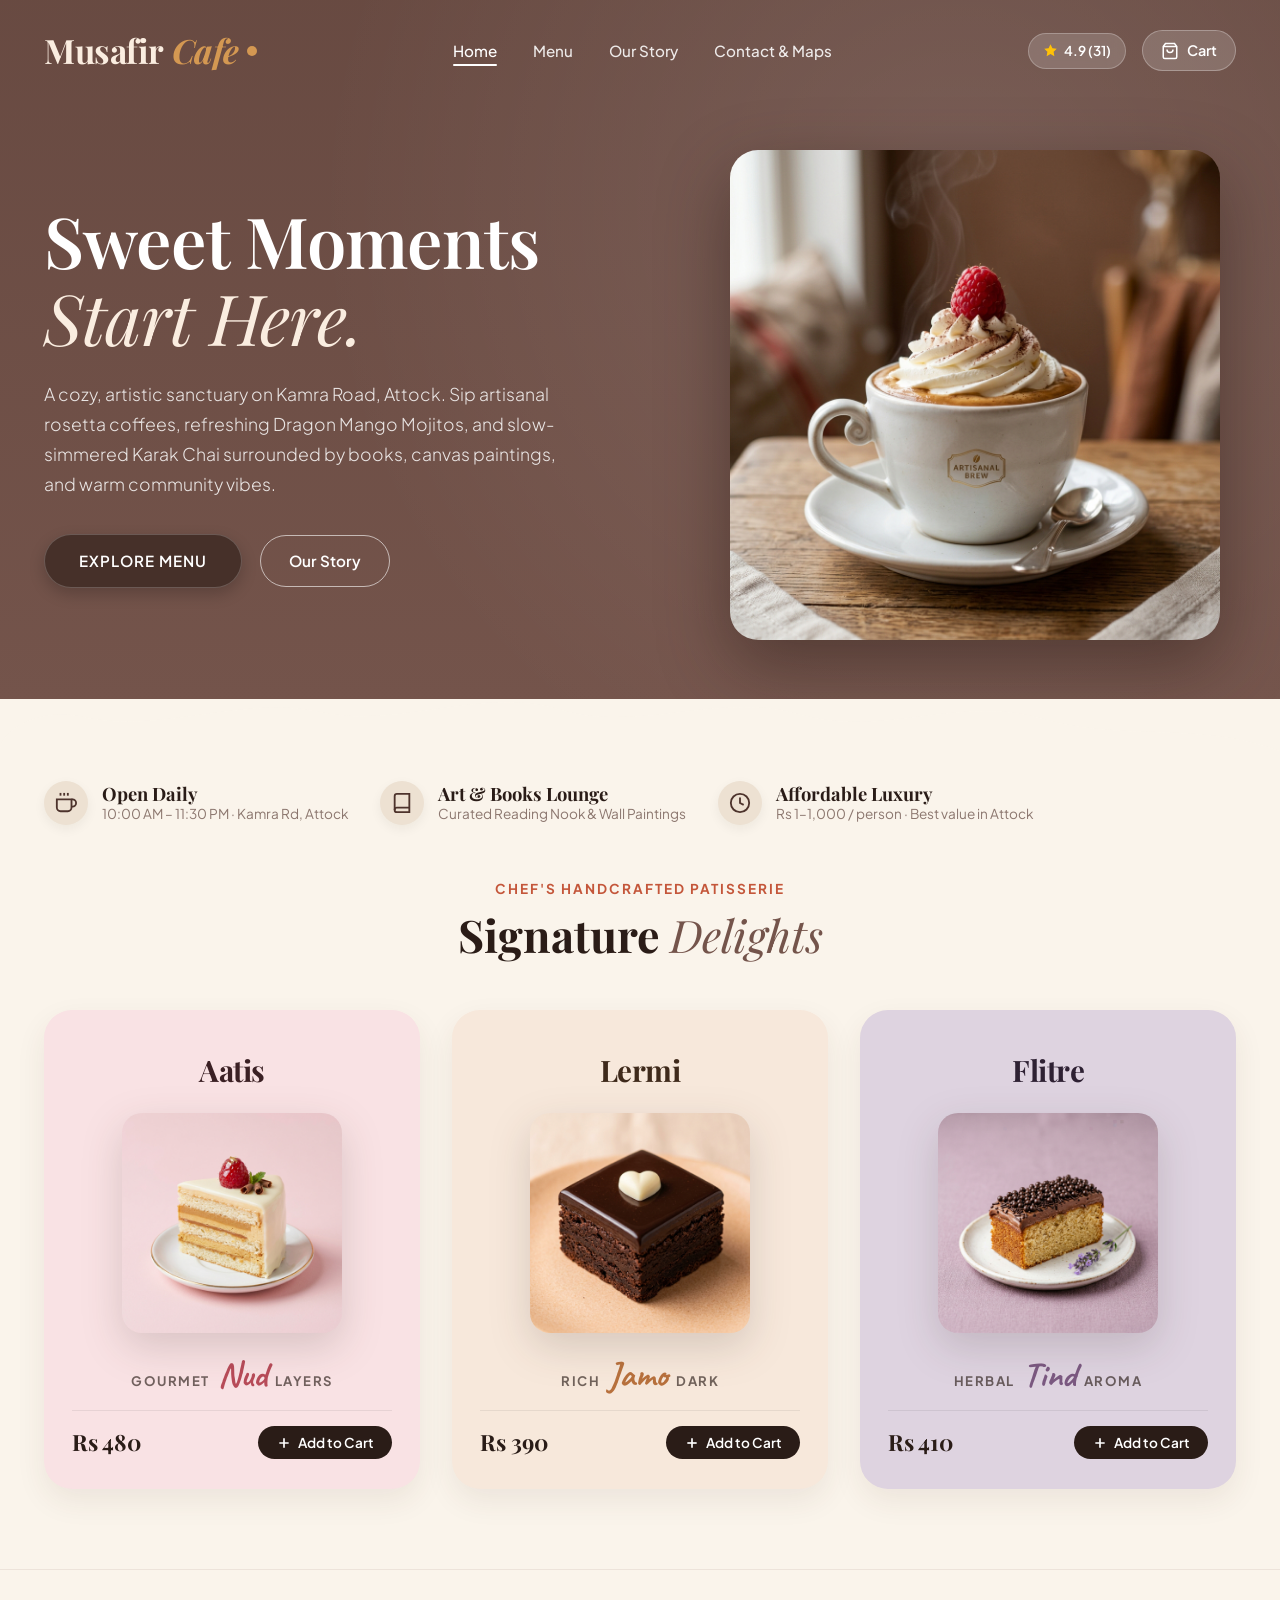
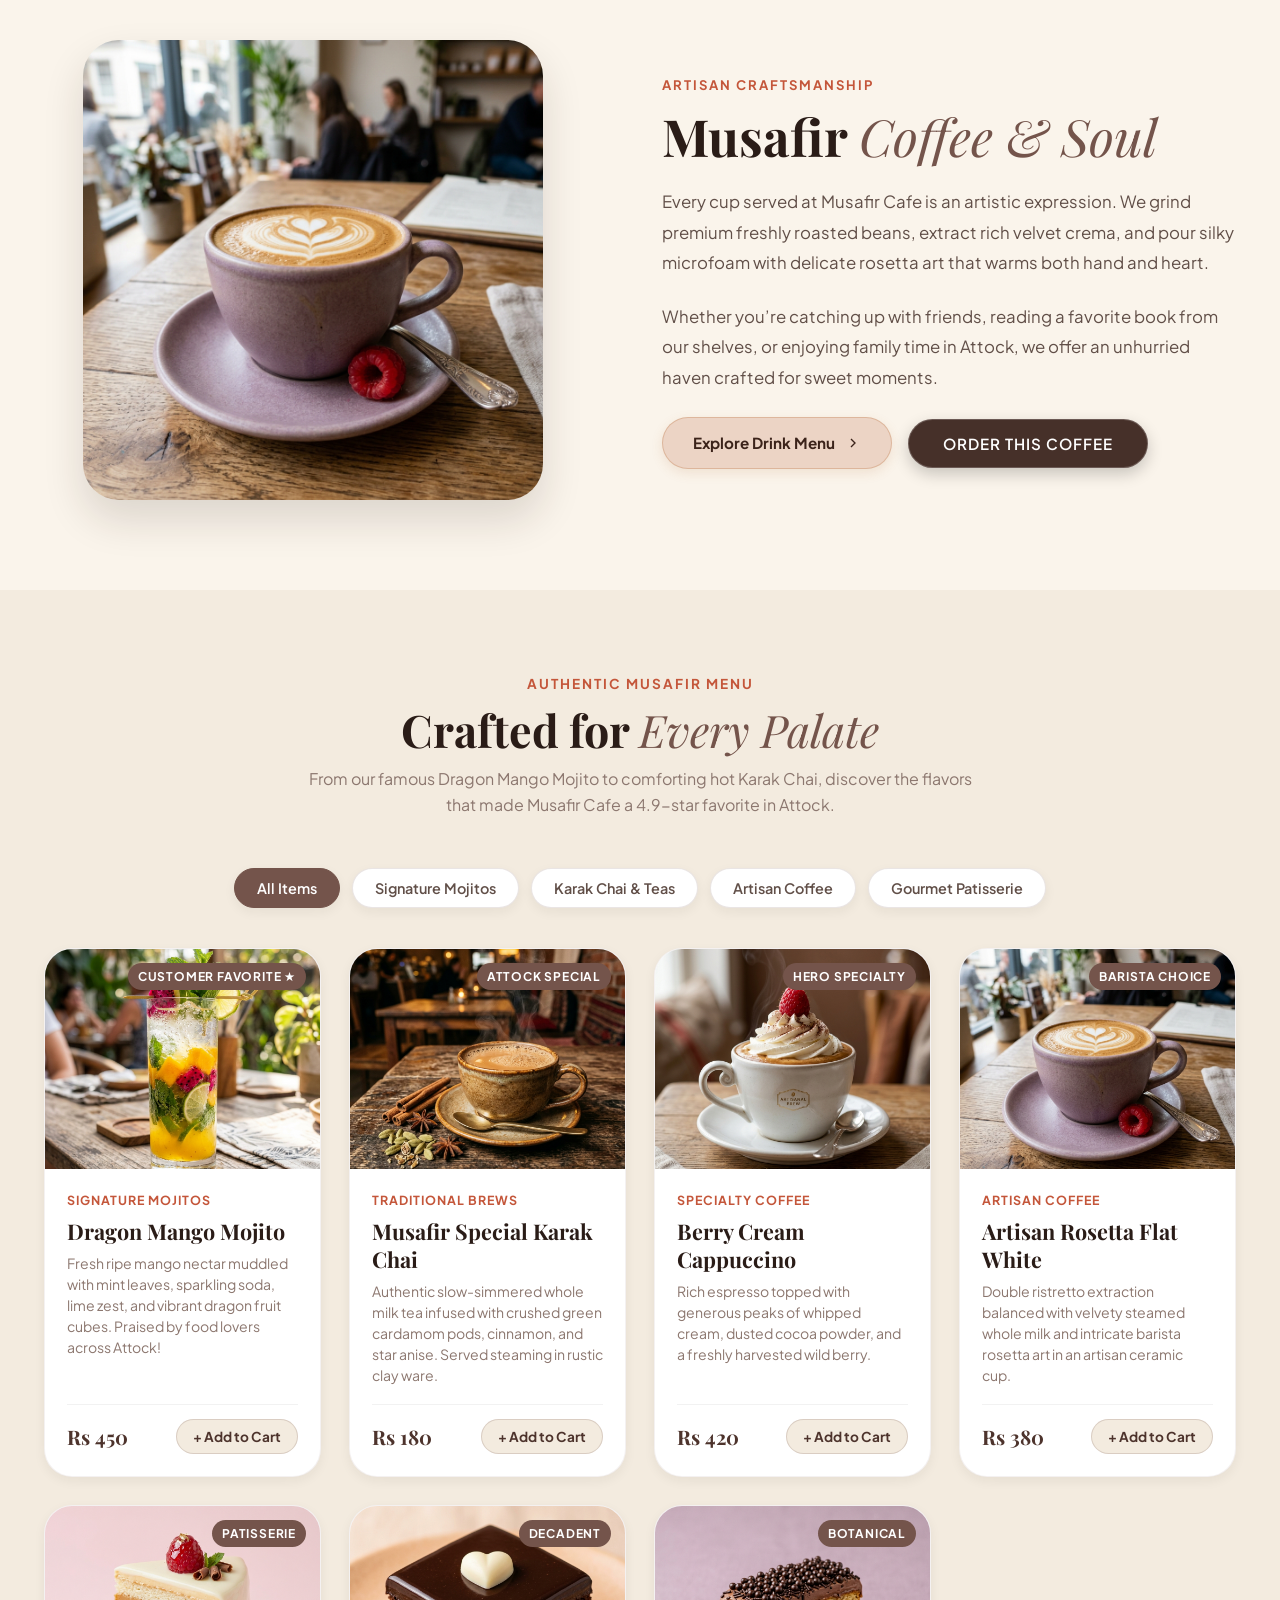
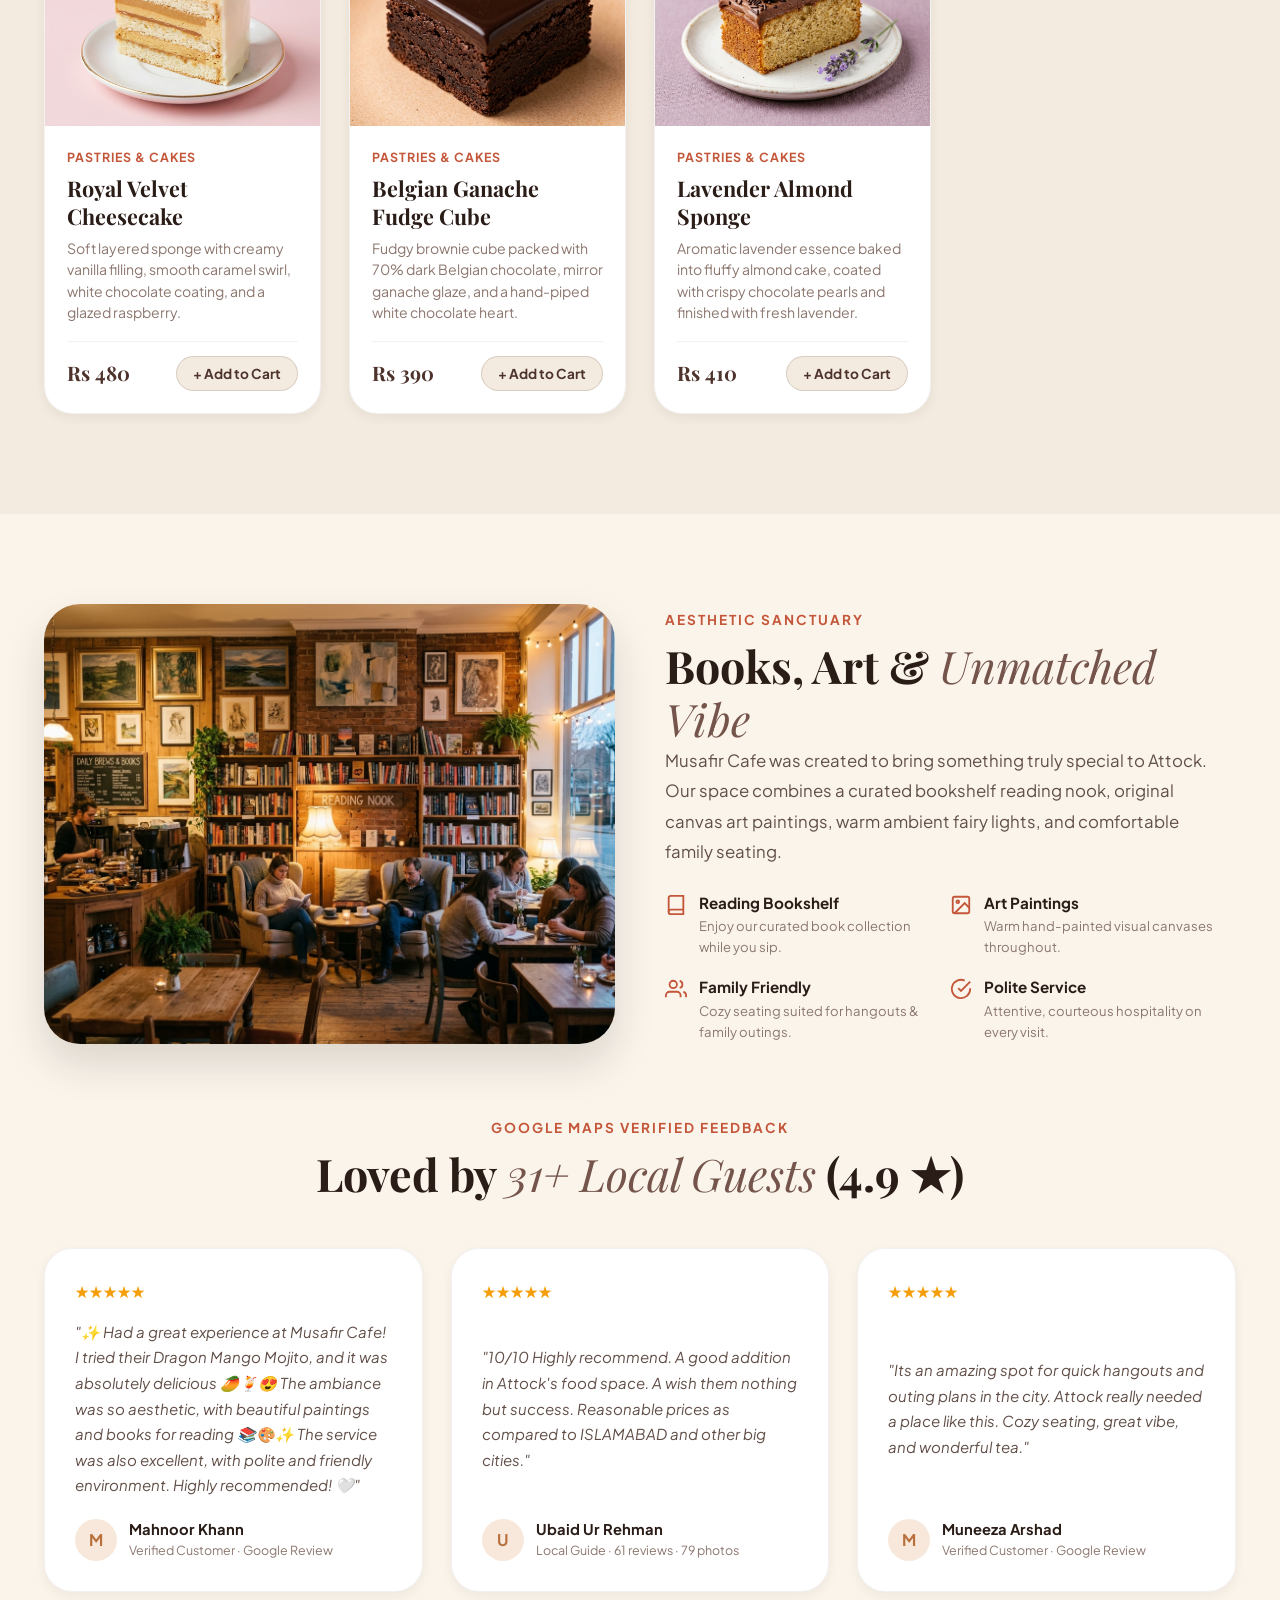
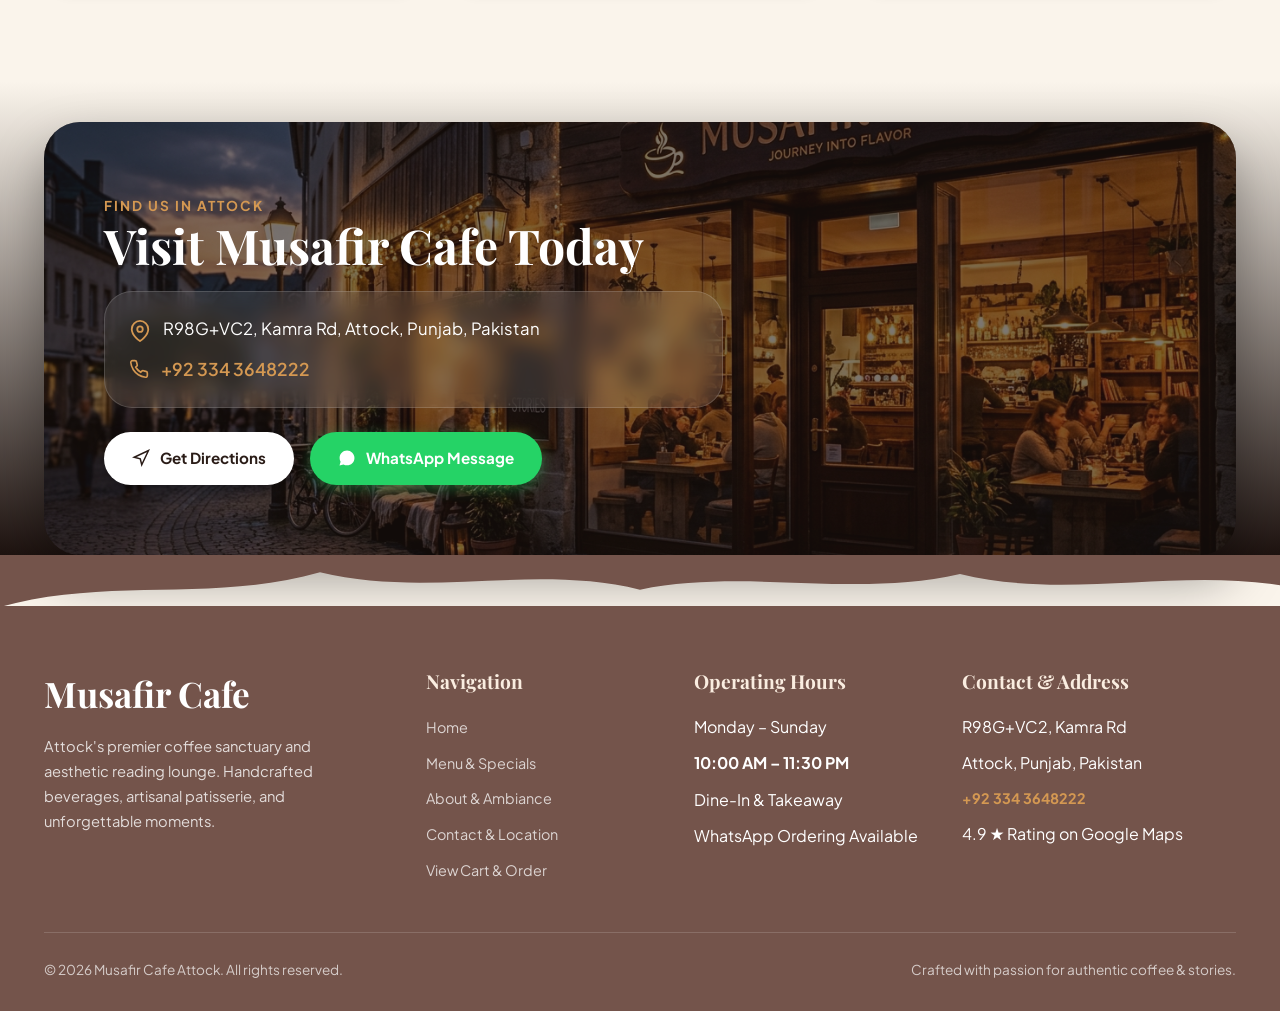
<file: index.html>
<!DOCTYPE html>
<html lang="en">
<head>
  <meta charset="UTF-8">
  <meta name="viewport" content="width=device-width, initial-scale=1.0">
  <title>Musafir Cafe | Sweet Moments Start Here | Attock, Pakistan</title>
  <meta name="description" content="Musafir Cafe in Attock, Pakistan. Premium coffee, Dragon Mango Mojito, authentic Karak Chai, gourmet patisserie, and an aesthetic art & reading lounge.">
  <link rel="stylesheet" href="./style.css">
</head>
<body>

  <!-- Top Navigation Header -->
  <header class="site-header" id="navbar">
    <div class="container header-inner">
      <a href="index.html" class="site-logo">
        Musafir<span>Cafe</span>
        <span class="logo-bean"></span>
      </a>

      <nav>
        <ul class="nav-links">
          <li><a href="index.html" class="nav-link active">Home</a></li>
          <li><a href="#menu-section" class="nav-link">Menu</a></li>
          <li><a href="about.html" class="nav-link">Our Story</a></li>
          <li><a href="contact.html" class="nav-link">Contact & Maps</a></li>
        </ul>
      </nav>

      <div class="header-actions">
        <div class="rating-pill" title="4.9 Stars on Google Maps from 31 reviews">
          <svg width="15" height="15" viewBox="0 0 24 24" fill="currentColor">
            <polygon points="12 2 15.09 8.26 22 9.27 17 14.14 18.18 21.02 12 17.77 5.82 21.02 7 14.14 2 9.27 8.91 8.26 12 2"></polygon>
          </svg>
          <span>4.9 (31)</span>
        </div>

        <a href="add-to-cart.html" class="cart-btn" aria-label="View Shopping Cart">
          <svg width="18" height="18" viewBox="0 0 24 24" fill="none" stroke="currentColor" stroke-width="2">
            <path d="M6 2L3 6v14a2 2 0 0 0 2 2h14a2 2 0 0 0 2-2V6l-3-4z"></path>
            <line x1="3" y1="6" x2="21" y2="6"></line>
            <path d="M16 10a4 4 0 0 1-8 0"></path>
          </svg>
          <span class="cart-label">Cart</span>
          <span class="cart-badge" style="display:none;">0</span>
        </a>

        <button class="mobile-toggle" aria-label="Toggle Menu">
          <svg width="24" height="24" viewBox="0 0 24 24" fill="none" stroke="currentColor" stroke-width="2">
            <line x1="3" y1="12" x2="21" y2="12"></line>
            <line x1="3" y1="6" x2="21" y2="6"></line>
            <line x1="3" y1="18" x2="21" y2="18"></line>
          </svg>
        </button>
      </div>
    </div>
  </header>

  <!-- Hero Section (Reconstructing Reference Screenshot) -->
  <section class="hero-section">
    <div class="container hero-grid">
      <div class="hero-content">
        <h1 class="hero-headline">
          Sweet Moments<br>
          <em>Start Here.</em>
        </h1>
        <p class="hero-description">
          A cozy, artistic sanctuary on Kamra Road, Attock. Sip artisanal rosetta coffees, refreshing Dragon Mango Mojitos, and slow-simmered Karak Chai surrounded by books, canvas paintings, and warm community vibes.
        </p>
        <div class="hero-buttons">
          <a href="#menu-section" class="btn-pill-dark">Explore Menu</a>
          <a href="about.html" class="btn-pill-outline">Our Story</a>
        </div>
      </div>

      <div class="hero-visual">
        <div class="cup-wrapper">
          <!-- Rising Animated Steam Particles -->
          <div class="steam-container">
            <div class="steam-particle"></div>
            <div class="steam-particle"></div>
            <div class="steam-particle"></div>
          </div>
          <img src="./assets/hero-coffee.jpg" alt="Artisanal Whipped Cream Cappuccino with Wild Berry" class="cup-img">
        </div>
      </div>
    </div>
  </section>

  <!-- Organic Torn Deckle Paper Edge Divider (Separating Hero & Cream Body) -->
  <div class="torn-divider torn-divider--hero">
    <svg viewBox="0 0 1440 60" preserveAspectRatio="none">
      <path d="M0,0 C90,35 180,10 270,38 C360,65 450,15 540,42 C630,70 720,20 810,48 C900,75 990,25 1080,45 C1170,65 1260,18 1350,40 C1395,50 1440,25 1440,0 L1440,60 L0,60 Z"></path>
    </svg>
  </div>

  <!-- Micro Features Bar (Below Hero in Reference) -->
  <section class="hero-features-bar">
    <div class="container">
      <div class="features-chips">
        <div class="feature-chip">
          <div class="chip-icon">
            <svg width="22" height="22" viewBox="0 0 24 24" fill="none" stroke="currentColor" stroke-width="2">
              <path d="M18 8h1a4 4 0 0 1 0 8h-1"></path>
              <path d="M2 8h16v9a4 4 0 0 1-4 4H6a4 4 0 0 1-4-4V8z"></path>
              <line x1="6" y1="1" x2="6" y2="4"></line>
              <line x1="10" y1="1" x2="10" y2="4"></line>
              <line x1="14" y1="1" x2="14" y2="4"></line>
            </svg>
          </div>
          <div class="chip-info">
            <h4>Open Daily</h4>
            <p>10:00 AM – 11:30 PM · Kamra Rd, Attock</p>
          </div>
        </div>

        <div class="feature-chip">
          <div class="chip-icon">
            <svg width="22" height="22" viewBox="0 0 24 24" fill="none" stroke="currentColor" stroke-width="2">
              <path d="M4 19.5A2.5 2.5 0 0 1 6.5 17H20"></path>
              <path d="M6.5 2H20v20H6.5A2.5 2.5 0 0 1 4 19.5v-15A2.5 2.5 0 0 1 6.5 2z"></path>
            </svg>
          </div>
          <div class="chip-info">
            <h4>Art & Books Lounge</h4>
            <p>Curated Reading Nook & Wall Paintings</p>
          </div>
        </div>

        <div class="feature-chip">
          <div class="chip-icon">
            <svg width="22" height="22" viewBox="0 0 24 24" fill="none" stroke="currentColor" stroke-width="2">
              <circle cx="12" cy="12" r="10"></circle>
              <polyline points="12 6 12 12 16 14"></polyline>
            </svg>
          </div>
          <div class="chip-info">
            <h4>Affordable Luxury</h4>
            <p>Rs 1–1,000 / person · Best value in Attock</p>
          </div>
        </div>
      </div>
    </div>
  </section>

  <!-- Signature Pastel Cards Section (Matching Card 1, 2, 3 in Reference) -->
  <section class="delights-section">
    <div class="container">
      <div class="section-title-wrap">
        <span class="section-tag">Chef's Handcrafted Patisserie</span>
        <h2 class="section-title">Signature <em>Delights</em></h2>
      </div>

      <div class="cards-grid">
        <!-- Card 1: Soft Rose (Aatis / Royal Velvet Layered Cheesecake) -->
        <div class="pastel-card pastel-card--rose">
          <h3 class="card-title">Aatis</h3>
          <div class="card-visual-wrap">
            <img src="./assets/card-cheesecake.jpg" alt="Aatis Royal Velvet Layered Cheesecake">
          </div>
          <div class="card-footer-decor">
            <span class="card-category">Gourmet</span>
            <span class="card-script">Nud</span>
            <span class="card-category">Layers</span>
          </div>
          <div class="card-bottom-bar">
            <span class="card-price">Rs 480</span>
            <button class="card-add-btn" onclick="addToCart('card-cheesecake', 1)">
              <svg width="16" height="16" viewBox="0 0 24 24" fill="none" stroke="currentColor" stroke-width="2.5">
                <line x1="12" y1="5" x2="12" y2="19"></line>
                <line x1="5" y1="12" x2="19" y2="12"></line>
              </svg>
              <span>Add to Cart</span>
            </button>
          </div>
        </div>

        <!-- Card 2: Warm Peach (Lermi / Belgian Dark Ganache Fudge Cube) -->
        <div class="pastel-card pastel-card--peach">
          <h3 class="card-title">Lermi</h3>
          <div class="card-visual-wrap">
            <img src="./assets/card-fudge.jpg" alt="Lermi Belgian Dark Ganache Fudge Cube">
          </div>
          <div class="card-footer-decor">
            <span class="card-category">Rich</span>
            <span class="card-script">Jamo</span>
            <span class="card-category">Dark</span>
          </div>
          <div class="card-bottom-bar">
            <span class="card-price">Rs 390</span>
            <button class="card-add-btn" onclick="addToCart('card-fudge', 1)">
              <svg width="16" height="16" viewBox="0 0 24 24" fill="none" stroke="currentColor" stroke-width="2.5">
                <line x1="12" y1="5" x2="12" y2="19"></line>
                <line x1="5" y1="12" x2="19" y2="12"></line>
              </svg>
              <span>Add to Cart</span>
            </button>
          </div>
        </div>

        <!-- Card 3: Lavender Mist (Flitre / Lavender Almond Sponge Pastry) -->
        <div class="pastel-card pastel-card--lavender">
          <h3 class="card-title">Flitre</h3>
          <div class="card-visual-wrap">
            <img src="./assets/card-lavender.jpg" alt="Flitre Lavender Almond Sponge Pastry">
          </div>
          <div class="card-footer-decor">
            <span class="card-category">Herbal</span>
            <span class="card-script">Tind</span>
            <span class="card-category">Aroma</span>
          </div>
          <div class="card-bottom-bar">
            <span class="card-price">Rs 410</span>
            <button class="card-add-btn" onclick="addToCart('card-lavender', 1)">
              <svg width="16" height="16" viewBox="0 0 24 24" fill="none" stroke="currentColor" stroke-width="2.5">
                <line x1="12" y1="5" x2="12" y2="19"></line>
                <line x1="5" y1="12" x2="19" y2="12"></line>
              </svg>
              <span>Add to Cart</span>
            </button>
          </div>
        </div>
      </div>
    </div>
  </section>

  <!-- Showcase Section (Reconstructing Lilac Mug & Narrative Split Layout) -->
  <section class="showcase-section">
    <div class="container showcase-grid">
      <div class="showcase-visual">
        <div class="showcase-img-wrap">
          <img src="./assets/showcase-latte.jpg" alt="Artisan Rosetta Flat White in Lilac Ceramic with Fresh Wild Berry">
        </div>
      </div>

      <div class="showcase-content">
        <span class="showcase-badge">Artisan Craftsmanship</span>
        <h2 class="showcase-heading">
          Musafir <span>Coffee & Soul</span>
        </h2>
        <p class="showcase-body">
          Every cup served at Musafir Cafe is an artistic expression. We grind premium freshly roasted beans, extract rich velvet crema, and pour silky microfoam with delicate rosetta art that warms both hand and heart.
        </p>
        <p class="showcase-body">
          Whether you’re catching up with friends, reading a favorite book from our shelves, or enjoying family time in Attock, we offer an unhurried haven crafted for sweet moments.
        </p>
        <div class="showcase-actions">
          <a href="#menu-section" class="btn-pill-peach">
            <span>Explore Drink Menu</span>
            <svg width="16" height="16" viewBox="0 0 24 24" fill="none" stroke="currentColor" stroke-width="2">
              <polyline points="9 18 15 12 9 6"></polyline>
            </svg>
          </a>
          <button class="btn-pill-dark" onclick="addToCart('coffee-showcase', 1)">Order This Coffee</button>
        </div>
      </div>
    </div>
  </section>

  <!-- Complete Menu & Ordering Catalog (Featuring Dragon Mango Mojito & Karak Chai) -->
  <section class="menu-catalog-section" id="menu-section">
    <div class="container">
      <div class="catalog-header">
        <span class="section-tag">Authentic Musafir Menu</span>
        <h2 class="section-title">Crafted for <em>Every Palate</em></h2>
        <p style="color:var(--text-muted); margin-top:10px;">
          From our famous Dragon Mango Mojito to comforting hot Karak Chai, discover the flavors that made Musafir Cafe a 4.9-star favorite in Attock.
        </p>
      </div>

      <div class="catalog-filters">
        <button class="filter-btn active" data-category="all">All Items</button>
        <button class="filter-btn" data-category="beverages">Signature Mojitos</button>
        <button class="filter-btn" data-category="chai">Karak Chai & Teas</button>
        <button class="filter-btn" data-category="coffee">Artisan Coffee</button>
        <button class="filter-btn" data-category="patisserie">Gourmet Patisserie</button>
      </div>

      <div class="product-grid">
        <!-- Dragon Mango Mojito (Directly praised in 5-star review) -->
        <div class="product-item-card" data-category="beverages">
          <div class="product-thumb-wrap">
            <span class="product-badge-tag">Customer Favorite ★</span>
            <img src="./assets/dragon-mojito.jpg" alt="Dragon Mango Mojito">
          </div>
          <div class="product-body-content">
            <span class="product-meta-cat">Signature Mojitos</span>
            <h4 class="product-name-title">Dragon Mango Mojito</h4>
            <p class="product-desc-text">
              Fresh ripe mango nectar muddled with mint leaves, sparkling soda, lime zest, and vibrant dragon fruit cubes. Praised by food lovers across Attock!
            </p>
            <div class="product-card-bottom">
              <span class="price-currency">Rs 450</span>
              <button class="add-cart-action-btn" onclick="addToCart('drink-dragon-mojito', 1)">
                + Add to Cart
              </button>
            </div>
          </div>
        </div>

        <!-- Musafir Karak Chai (Praised in 4 reviews) -->
        <div class="product-item-card" data-category="chai">
          <div class="product-thumb-wrap">
            <span class="product-badge-tag">Attock Special</span>
            <img src="./assets/karak-chai.jpg" alt="Musafir Special Karak Chai">
          </div>
          <div class="product-body-content">
            <span class="product-meta-cat">Traditional Brews</span>
            <h4 class="product-name-title">Musafir Special Karak Chai</h4>
            <p class="product-desc-text">
              Authentic slow-simmered whole milk tea infused with crushed green cardamom pods, cinnamon, and star anise. Served steaming in rustic clay ware.
            </p>
            <div class="product-card-bottom">
              <span class="price-currency">Rs 180</span>
              <button class="add-cart-action-btn" onclick="addToCart('drink-karak-chai', 1)">
                + Add to Cart
              </button>
            </div>
          </div>
        </div>

        <!-- Berry Whipped Cappuccino -->
        <div class="product-item-card" data-category="coffee">
          <div class="product-thumb-wrap">
            <span class="product-badge-tag">Hero Specialty</span>
            <img src="./assets/hero-coffee.jpg" alt="Berry Whipped Cream Cappuccino">
          </div>
          <div class="product-body-content">
            <span class="product-meta-cat">Specialty Coffee</span>
            <h4 class="product-name-title">Berry Cream Cappuccino</h4>
            <p class="product-desc-text">
              Rich espresso topped with generous peaks of whipped cream, dusted cocoa powder, and a freshly harvested wild berry.
            </p>
            <div class="product-card-bottom">
              <span class="price-currency">Rs 420</span>
              <button class="add-cart-action-btn" onclick="addToCart('coffee-hero', 1)">
                + Add to Cart
              </button>
            </div>
          </div>
        </div>

        <!-- Rosetta Flat White -->
        <div class="product-item-card" data-category="coffee">
          <div class="product-thumb-wrap">
            <span class="product-badge-tag">Barista Choice</span>
            <img src="./assets/showcase-latte.jpg" alt="Artisan Rosetta Flat White">
          </div>
          <div class="product-body-content">
            <span class="product-meta-cat">Artisan Coffee</span>
            <h4 class="product-name-title">Artisan Rosetta Flat White</h4>
            <p class="product-desc-text">
              Double ristretto extraction balanced with velvety steamed whole milk and intricate barista rosetta art in an artisan ceramic cup.
            </p>
            <div class="product-card-bottom">
              <span class="price-currency">Rs 380</span>
              <button class="add-cart-action-btn" onclick="addToCart('coffee-showcase', 1)">
                + Add to Cart
              </button>
            </div>
          </div>
        </div>

        <!-- Royal Layered Cheesecake -->
        <div class="product-item-card" data-category="patisserie">
          <div class="product-thumb-wrap">
            <span class="product-badge-tag">Patisserie</span>
            <img src="./assets/card-cheesecake.jpg" alt="Royal Velvet Layered Cheesecake">
          </div>
          <div class="product-body-content">
            <span class="product-meta-cat">Pastries & Cakes</span>
            <h4 class="product-name-title">Royal Velvet Cheesecake</h4>
            <p class="product-desc-text">
              Soft layered sponge with creamy vanilla filling, smooth caramel swirl, white chocolate coating, and a glazed raspberry.
            </p>
            <div class="product-card-bottom">
              <span class="price-currency">Rs 480</span>
              <button class="add-cart-action-btn" onclick="addToCart('card-cheesecake', 1)">
                + Add to Cart
              </button>
            </div>
          </div>
        </div>

        <!-- Belgian Dark Ganache Fudge Cube -->
        <div class="product-item-card" data-category="patisserie">
          <div class="product-thumb-wrap">
            <span class="product-badge-tag">Decadent</span>
            <img src="./assets/card-fudge.jpg" alt="Belgian Dark Ganache Fudge Cube">
          </div>
          <div class="product-body-content">
            <span class="product-meta-cat">Pastries & Cakes</span>
            <h4 class="product-name-title">Belgian Ganache Fudge Cube</h4>
            <p class="product-desc-text">
              Fudgy brownie cube packed with 70% dark Belgian chocolate, mirror ganache glaze, and a hand-piped white chocolate heart.
            </p>
            <div class="product-card-bottom">
              <span class="price-currency">Rs 390</span>
              <button class="add-cart-action-btn" onclick="addToCart('card-fudge', 1)">
                + Add to Cart
              </button>
            </div>
          </div>
        </div>

        <!-- Lavender Almond Sponge Pastry -->
        <div class="product-item-card" data-category="patisserie">
          <div class="product-thumb-wrap">
            <span class="product-badge-tag">Botanical</span>
            <img src="./assets/card-lavender.jpg" alt="Lavender Almond Sponge Pastry">
          </div>
          <div class="product-body-content">
            <span class="product-meta-cat">Pastries & Cakes</span>
            <h4 class="product-name-title">Lavender Almond Sponge</h4>
            <p class="product-desc-text">
              Aromatic lavender essence baked into fluffy almond cake, coated with crispy chocolate pearls and finished with fresh lavender.
            </p>
            <div class="product-card-bottom">
              <span class="price-currency">Rs 410</span>
              <button class="add-cart-action-btn" onclick="addToCart('card-lavender', 1)">
                + Add to Cart
              </button>
            </div>
          </div>
        </div>
      </div>
    </div>
  </section>

  <!-- Aesthetic Ambiance & Real Customer Reviews -->
  <section class="ambiance-section">
    <div class="container">
      <div class="ambiance-grid">
        <div class="ambiance-photo">
          <img src="./assets/cafe-interior.jpg" alt="Aesthetic Reading Nook and Wall Paintings at Musafir Cafe Attock">
        </div>
        <div class="ambiance-content">
          <span class="section-tag">Aesthetic Sanctuary</span>
          <h2 class="section-title">Books, Art &amp; <em>Unmatched Vibe</em></h2>
          <p class="showcase-body">
            Musafir Cafe was created to bring something truly special to Attock. Our space combines a curated bookshelf reading nook, original canvas art paintings, warm ambient fairy lights, and comfortable family seating.
          </p>
          <div class="ambiance-features-list">
            <div class="ambiance-feat-item">
              <svg width="22" height="22" viewBox="0 0 24 24" fill="none" stroke="currentColor" stroke-width="2">
                <path d="M4 19.5A2.5 2.5 0 0 1 6.5 17H20"></path>
                <path d="M6.5 2H20v20H6.5A2.5 2.5 0 0 1 4 19.5v-15A2.5 2.5 0 0 1 6.5 2z"></path>
              </svg>
              <div>
                <h5>Reading Bookshelf</h5>
                <p>Enjoy our curated book collection while you sip.</p>
              </div>
            </div>
            <div class="ambiance-feat-item">
              <svg width="22" height="22" viewBox="0 0 24 24" fill="none" stroke="currentColor" stroke-width="2">
                <rect x="3" y="3" width="18" height="18" rx="2" ry="2"></rect>
                <circle cx="8.5" cy="8.5" r="1.5"></circle>
                <polyline points="21 15 16 10 5 21"></polyline>
              </svg>
              <div>
                <h5>Art Paintings</h5>
                <p>Warm hand-painted visual canvases throughout.</p>
              </div>
            </div>
            <div class="ambiance-feat-item">
              <svg width="22" height="22" viewBox="0 0 24 24" fill="none" stroke="currentColor" stroke-width="2">
                <path d="M17 21v-2a4 4 0 0 0-4-4H5a4 4 0 0 0-4 4v2"></path>
                <circle cx="9" cy="7" r="4"></circle>
                <path d="M23 21v-2a4 4 0 0 0-3-3.87"></path>
                <path d="M16 3.13a4 4 0 0 1 0 7.75"></path>
              </svg>
              <div>
                <h5>Family Friendly</h5>
                <p>Cozy seating suited for hangouts &amp; family outings.</p>
              </div>
            </div>
            <div class="ambiance-feat-item">
              <svg width="22" height="22" viewBox="0 0 24 24" fill="none" stroke="currentColor" stroke-width="2">
                <path d="M22 11.08V12a10 10 0 1 1-5.93-9.14"></path>
                <polyline points="22 4 12 14.01 9 11.01"></polyline>
              </svg>
              <div>
                <h5>Polite Service</h5>
                <p>Attentive, courteous hospitality on every visit.</p>
              </div>
            </div>
          </div>
        </div>
      </div>

      <!-- Verified Google Maps Customer Reviews -->
      <div class="section-title-wrap">
        <span class="section-tag">Google Maps Verified Feedback</span>
        <h2 class="section-title">Loved by <em>31+ Local Guests</em> (4.9 ★)</h2>
      </div>

      <div class="reviews-grid">
        <div class="review-card">
          <div class="review-stars">★★★★★</div>
          <p class="review-quote">
            "✨ Had a great experience at Musafir Cafe! I tried their Dragon Mango Mojito, and it was absolutely delicious 🥭🍹😍 The ambiance was so aesthetic, with beautiful paintings and books for reading 📚🎨✨ The service was also excellent, with polite and friendly environment. Highly recommended! 🤍"
          </p>
          <div class="reviewer-info">
            <div class="reviewer-avatar">M</div>
            <div>
              <div class="reviewer-name">Mahnoor Khann</div>
              <div class="reviewer-meta">Verified Customer · Google Review</div>
            </div>
          </div>
        </div>

        <div class="review-card">
          <div class="review-stars">★★★★★</div>
          <p class="review-quote">
            "10/10 Highly recommend. A good addition in Attock's food space. A wish them nothing but success. Reasonable prices as compared to ISLAMABAD and other big cities."
          </p>
          <div class="reviewer-info">
            <div class="reviewer-avatar">U</div>
            <div>
              <div class="reviewer-name">Ubaid Ur Rehman</div>
              <div class="reviewer-meta">Local Guide · 61 reviews · 79 photos</div>
            </div>
          </div>
        </div>

        <div class="review-card">
          <div class="review-stars">★★★★★</div>
          <p class="review-quote">
            "Its an amazing spot for quick hangouts and outing plans in the city. Attock really needed a place like this. Cozy seating, great vibe, and wonderful tea."
          </p>
          <div class="reviewer-info">
            <div class="reviewer-avatar">M</div>
            <div>
              <div class="reviewer-name">Muneeza Arshad</div>
              <div class="reviewer-meta">Verified Customer · Google Review</div>
            </div>
          </div>
        </div>
      </div>
    </div>
  </section>

  <!-- Cinematic Location Banner (Kamra Rd, Attock) -->
  <section class="location-banner-section">
    <div class="container">
      <div class="location-box">
        <img src="./assets/cafe-exterior.jpg" alt="Musafir Cafe Exterior Twilight" class="location-bg-img">
        <div class="location-content-overlay">
          <div>
            <span class="location-tag">Find Us In Attock</span>
            <h2 class="location-heading">Visit Musafir Cafe Today</h2>
            <div class="location-address-card">
              <div class="address-line">
                <svg width="22" height="22" viewBox="0 0 24 24" fill="none" stroke="currentColor" stroke-width="2">
                  <path d="M21 10c0 7-9 13-9 13s-9-6-9-13a9 9 0 0 1 18 0z"></path>
                  <circle cx="12" cy="10" r="3"></circle>
                </svg>
                <span>R98G+VC2, Kamra Rd, Attock, Punjab, Pakistan</span>
              </div>
              <div class="phone-line">
                <svg width="20" height="20" viewBox="0 0 24 24" fill="none" stroke="currentColor" stroke-width="2">
                  <path d="M22 16.92v3a2 2 0 0 1-2.18 2 19.79 19.79 0 0 1-8.63-3.07 19.5 19.5 0 0 1-6-6 19.79 19.79 0 0 1-3.07-8.67A2 2 0 0 1 4.11 2h3a2 2 0 0 1 2 1.72 12.84 12.84 0 0 0 .7 2.81 2 2 0 0 1-.45 2.11L8.09 9.91a16 16 0 0 0 6 6l1.27-1.27a2 2 0 0 1 2.11-.45 12.84 12.84 0 0 0 2.81.7A2 2 0 0 1 22 16.92z"></path>
                </svg>
                <span>+92 334 3648222</span>
              </div>
            </div>
            <div class="location-actions">
              <a href="https://maps.google.com/?q=R98G%2BVC2,+Kamra+Rd,+Attock,+Pakistan" target="_blank" rel="noopener" class="btn-directions">
                <svg width="18" height="18" viewBox="0 0 24 24" fill="none" stroke="currentColor" stroke-width="2">
                  <polygon points="3 11 22 2 13 21 11 13 3 11"></polygon>
                </svg>
                <span>Get Directions</span>
              </a>
              <a href="https://wa.me/923343648222?text=Hello%20Musafir%20Cafe!%20I%20would%20like%20to%20reserve%20a%20table%20or%20inquire%20about%20your%20menu." target="_blank" rel="noopener" class="btn-whatsapp-direct">
                <svg width="18" height="18" viewBox="0 0 24 24" fill="currentColor">
                  <path d="M12.04 2c-5.46 0-9.91 4.45-9.91 9.91 0 1.75.46 3.45 1.32 4.95L2.05 22l5.25-1.38c1.45.79 3.08 1.21 4.74 1.21 5.46 0 9.91-4.45 9.91-9.91 0-2.65-1.03-5.14-2.9-7.01A9.816 9.816 0 0 0 12.04 2z"></path>
                </svg>
                <span>WhatsApp Message</span>
              </a>
            </div>
          </div>
        </div>
      </div>
    </div>
  </section>

  <!-- Bottom Organic Torn Deckle Edge Divider -->
  <div class="torn-divider torn-divider--footer">
    <svg viewBox="0 0 1440 60" preserveAspectRatio="none">
      <path d="M0,60 C120,25 240,55 360,20 C480,50 600,10 720,40 C840,15 960,50 1080,22 C1200,52 1320,15 1440,35 L1440,0 L0,0 Z"></path>
    </svg>
  </div>

  <!-- Site Footer -->
  <footer class="site-footer">
    <div class="container">
      <div class="footer-top-links">
        <div class="footer-brand">
          <h3>Musafir Cafe</h3>
          <p>
            Attock's premier coffee sanctuary and aesthetic reading lounge. Handcrafted beverages, artisanal patisserie, and unforgettable moments.
          </p>
        </div>

        <div class="footer-col">
          <h4>Navigation</h4>
          <ul class="footer-links-list">
            <li><a href="index.html">Home</a></li>
            <li><a href="#menu-section">Menu &amp; Specials</a></li>
            <li><a href="about.html">About &amp; Ambiance</a></li>
            <li><a href="contact.html">Contact &amp; Location</a></li>
            <li><a href="add-to-cart.html">View Cart &amp; Order</a></li>
          </ul>
        </div>

        <div class="footer-col">
          <h4>Operating Hours</h4>
          <ul class="footer-links-list">
            <li>Monday – Sunday</li>
            <li style="color:#ffffff; font-weight:700;">10:00 AM – 11:30 PM</li>
            <li style="margin-top:12px;">Dine-In &amp; Takeaway</li>
            <li>WhatsApp Ordering Available</li>
          </ul>
        </div>

        <div class="footer-col">
          <h4>Contact &amp; Address</h4>
          <ul class="footer-links-list">
            <li>R98G+VC2, Kamra Rd</li>
            <li>Attock, Punjab, Pakistan</li>
            <li style="margin-top:10px;"><a href="tel:+923343648222" style="color:var(--accent-gold); font-weight:700;">+92 334 3648222</a></li>
            <li>4.9 ★ Rating on Google Maps</li>
          </ul>
        </div>
      </div>

      <div class="footer-bottom-bar">
        <div>&copy; 2026 Musafir Cafe Attock. All rights reserved.</div>
        <div>Crafted with passion for authentic coffee &amp; stories.</div>
      </div>
    </div>
  </footer>

  <script src="./script.js"></script>
</body>
</html>
</file>
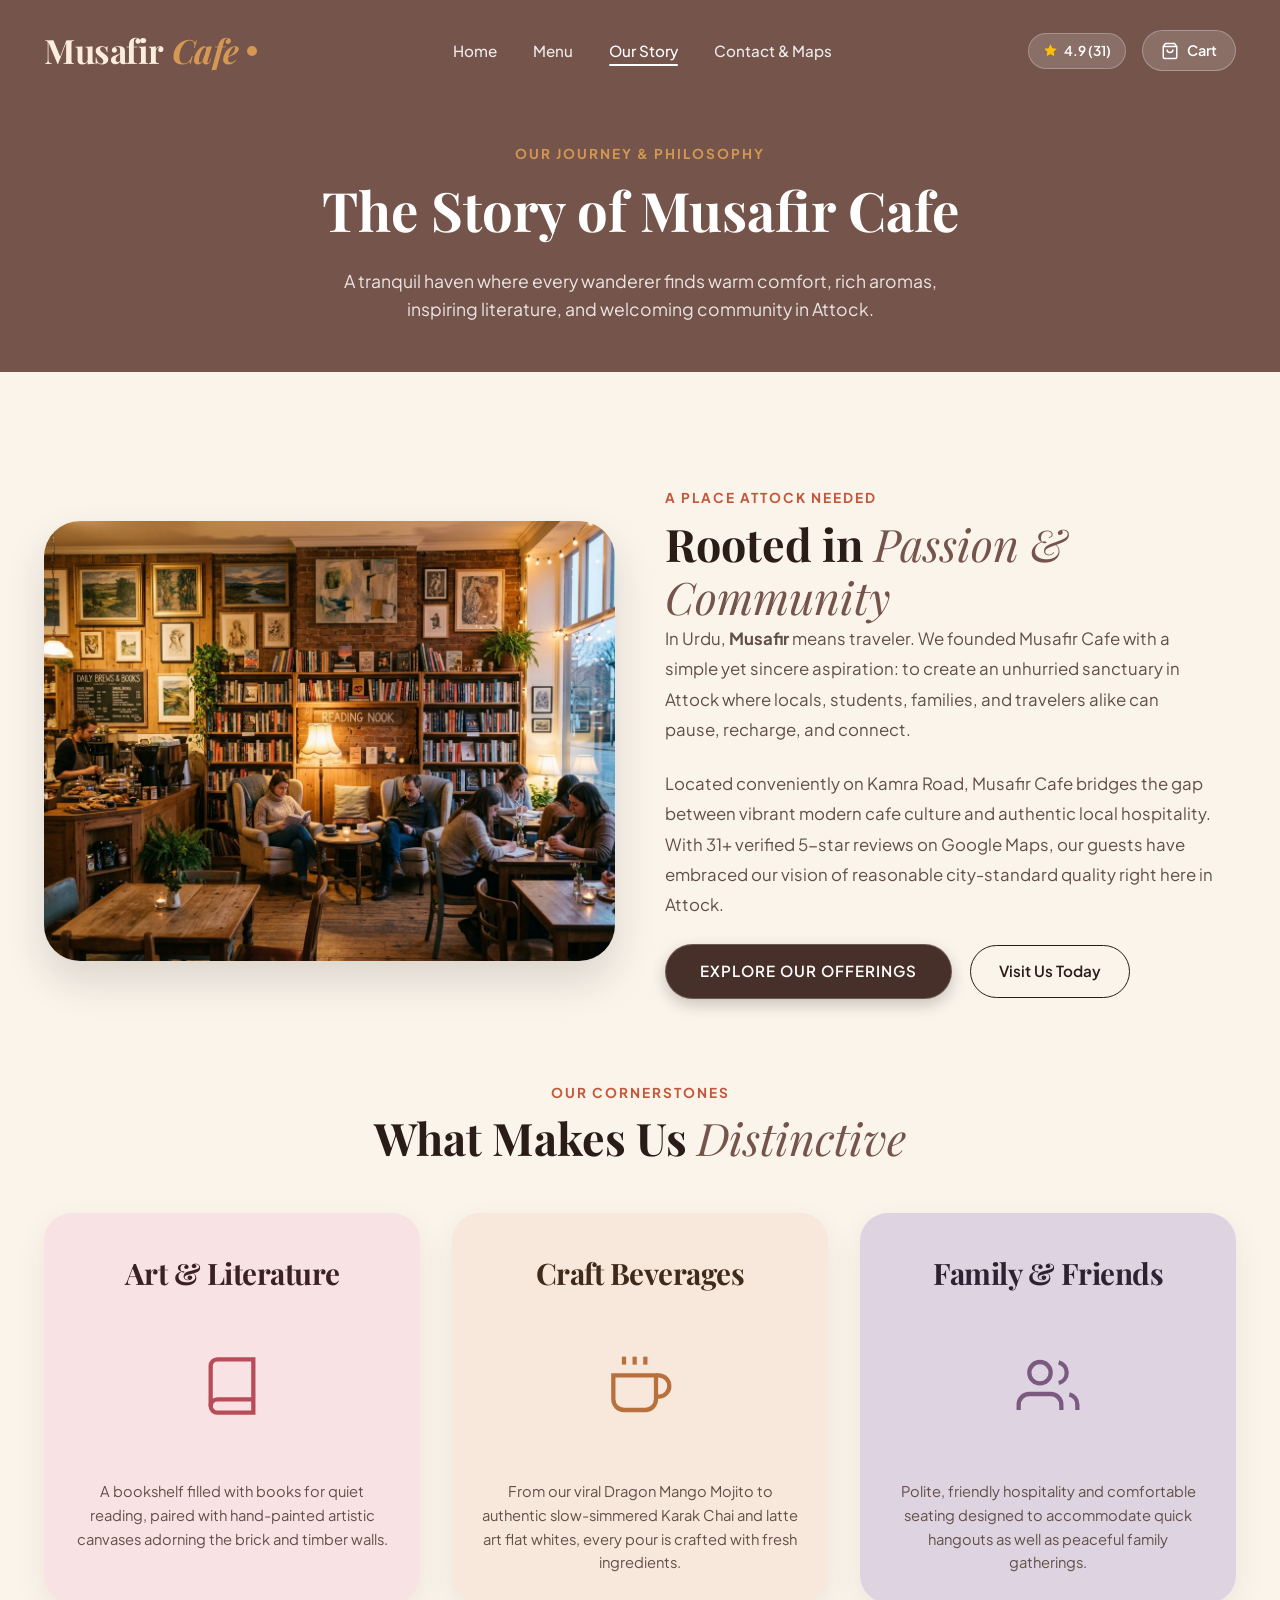
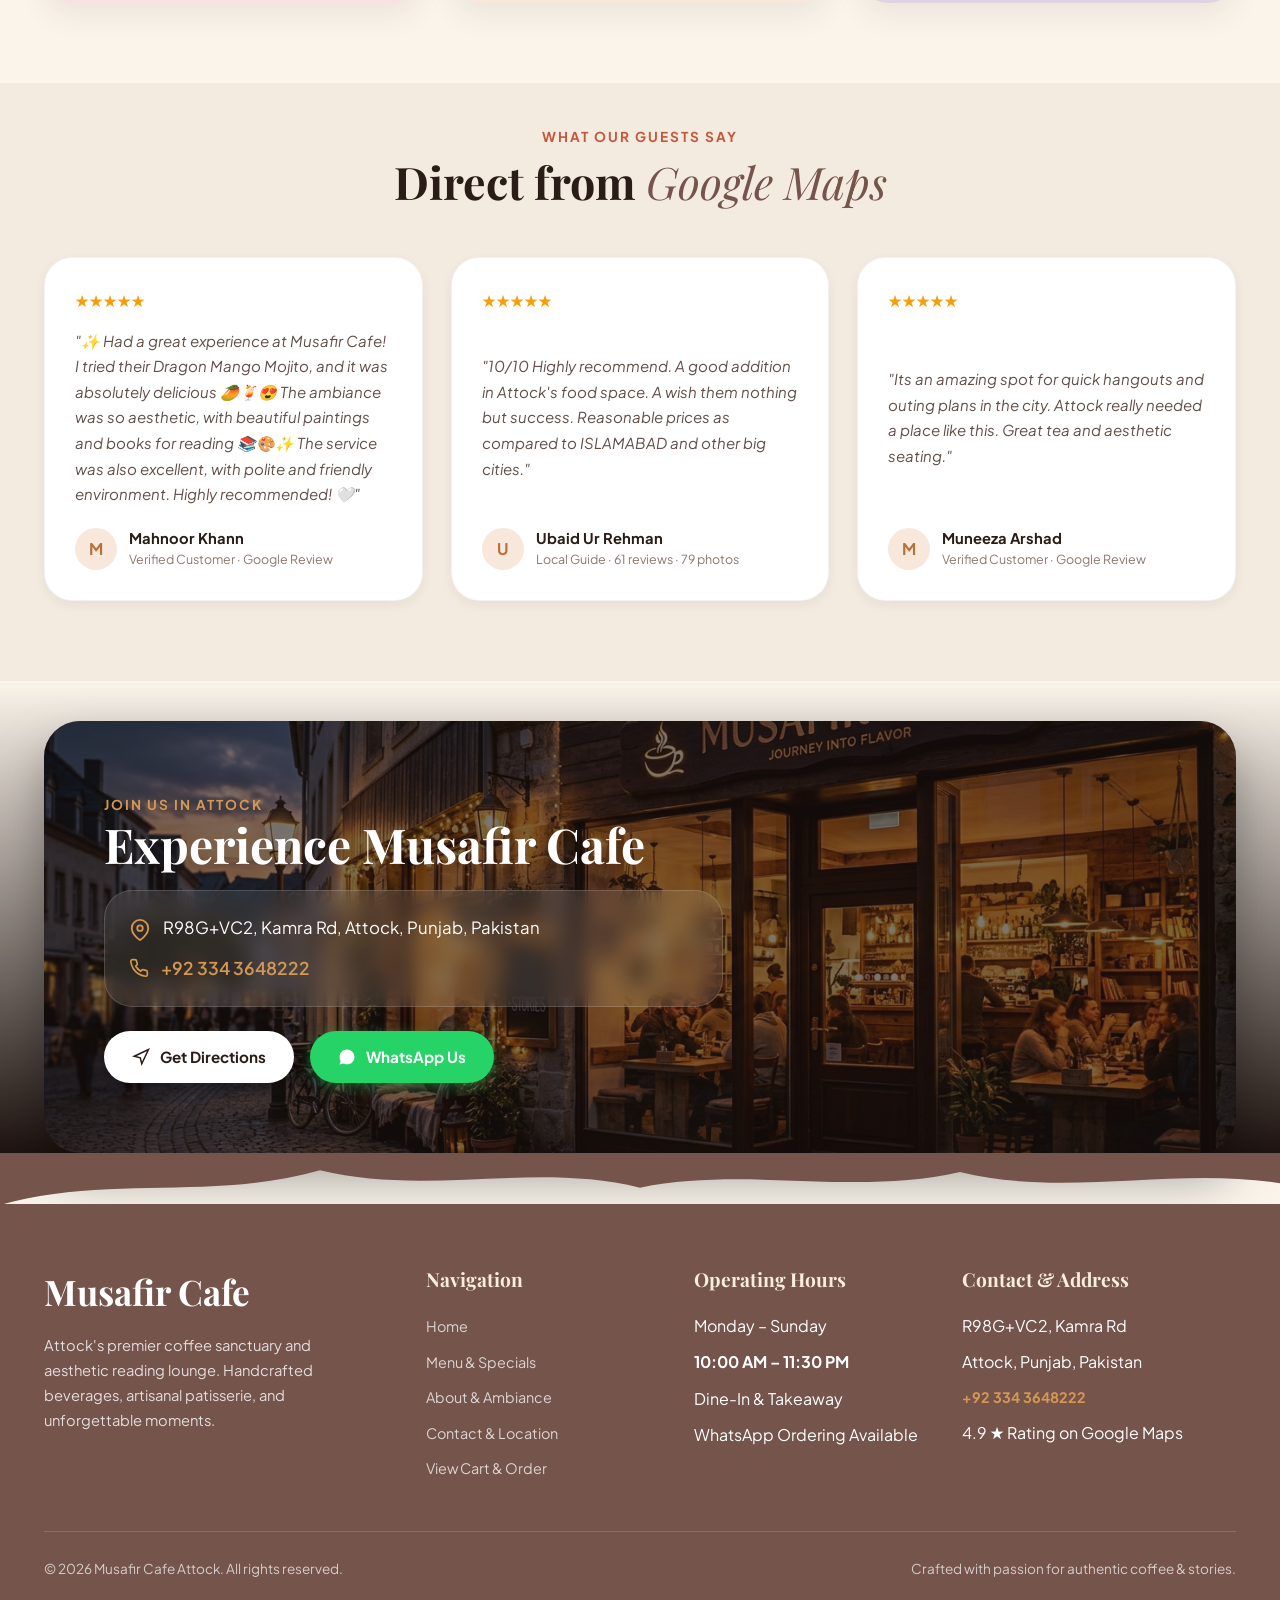
<file: about.html>
<!DOCTYPE html>
<html lang="en">
<head>
  <meta charset="UTF-8">
  <meta name="viewport" content="width=device-width, initial-scale=1.0">
  <title>About Us | The Musafir Cafe Story | Attock, Pakistan</title>
  <meta name="description" content="Discover Musafir Cafe in Attock. An aesthetic sanctuary combining specialty coffees, Karak Chai, refreshing mojitos, books for reading, and original paintings.">
  <link rel="stylesheet" href="./style.css">
</head>
<body>

  <!-- Top Navigation Header -->
  <header class="site-header" id="navbar">
    <div class="container header-inner">
      <a href="index.html" class="site-logo">
        Musafir<span>Cafe</span>
        <span class="logo-bean"></span>
      </a>

      <nav>
        <ul class="nav-links">
          <li><a href="index.html" class="nav-link">Home</a></li>
          <li><a href="index.html#menu-section" class="nav-link">Menu</a></li>
          <li><a href="about.html" class="nav-link active">Our Story</a></li>
          <li><a href="contact.html" class="nav-link">Contact & Maps</a></li>
        </ul>
      </nav>

      <div class="header-actions">
        <div class="rating-pill" title="4.9 Stars on Google Maps from 31 reviews">
          <svg width="15" height="15" viewBox="0 0 24 24" fill="currentColor">
            <polygon points="12 2 15.09 8.26 22 9.27 17 14.14 18.18 21.02 12 17.77 5.82 21.02 7 14.14 2 9.27 8.91 8.26 12 2"></polygon>
          </svg>
          <span>4.9 (31)</span>
        </div>

        <a href="add-to-cart.html" class="cart-btn" aria-label="View Shopping Cart">
          <svg width="18" height="18" viewBox="0 0 24 24" fill="none" stroke="currentColor" stroke-width="2">
            <path d="M6 2L3 6v14a2 2 0 0 0 2 2h14a2 2 0 0 0 2-2V6l-3-4z"></path>
            <line x1="3" y1="6" x2="21" y2="6"></line>
            <path d="M16 10a4 4 0 0 1-8 0"></path>
          </svg>
          <span class="cart-label">Cart</span>
          <span class="cart-badge" style="display:none;">0</span>
        </a>

        <button class="mobile-toggle" aria-label="Toggle Menu">
          <svg width="24" height="24" viewBox="0 0 24 24" fill="none" stroke="currentColor" stroke-width="2">
            <line x1="3" y1="12" x2="21" y2="12"></line>
            <line x1="3" y1="6" x2="21" y2="6"></line>
            <line x1="3" y1="18" x2="21" y2="18"></line>
          </svg>
        </button>
      </div>
    </div>
  </header>

  <!-- Inner Hero Section -->
  <section class="inner-page-hero">
    <div class="container">
      <span class="inner-hero-tag">Our Journey &amp; Philosophy</span>
      <h1 class="inner-hero-title">The Story of Musafir Cafe</h1>
      <p class="inner-hero-sub">
        A tranquil haven where every wanderer finds warm comfort, rich aromas, inspiring literature, and welcoming community in Attock.
      </p>
    </div>
  </section>

  <!-- Organic Torn Deckle Paper Edge Divider -->
  <div class="torn-divider torn-divider--hero">
    <svg viewBox="0 0 1440 60" preserveAspectRatio="none">
      <path d="M0,0 C90,35 180,10 270,38 C360,65 450,15 540,42 C630,70 720,20 810,48 C900,75 990,25 1080,45 C1170,65 1260,18 1350,40 C1395,50 1440,25 1440,0 L1440,60 L0,60 Z"></path>
    </svg>
  </div>

  <!-- Narrative Section -->
  <section style="padding: 60px 0 80px; background-color: var(--bg-cream-main);">
    <div class="container">
      <div class="ambiance-grid" style="margin-bottom: 80px;">
        <div class="ambiance-photo">
          <img src="./assets/cafe-interior.jpg" alt="Musafir Cafe Bookshelf & Reading Nook">
        </div>
        <div class="ambiance-content">
          <span class="section-tag">A Place Attock Needed</span>
          <h2 class="section-title">Rooted in <em>Passion &amp; Community</em></h2>
          <p class="showcase-body">
            In Urdu, <strong>Musafir</strong> means traveler. We founded Musafir Cafe with a simple yet sincere aspiration: to create an unhurried sanctuary in Attock where locals, students, families, and travelers alike can pause, recharge, and connect.
          </p>
          <p class="showcase-body">
            Located conveniently on Kamra Road, Musafir Cafe bridges the gap between vibrant modern cafe culture and authentic local hospitality. With 31+ verified 5-star reviews on Google Maps, our guests have embraced our vision of reasonable city-standard quality right here in Attock.
          </p>
          <div class="hero-buttons" style="margin-top: 24px;">
            <a href="index.html#menu-section" class="btn-pill-dark">Explore Our Offerings</a>
            <a href="contact.html" class="btn-pill-outline" style="color:var(--text-dark); border-color:var(--text-dark);">Visit Us Today</a>
          </div>
        </div>
      </div>

      <!-- Pillars / What Defines Us -->
      <div class="section-title-wrap">
        <span class="section-tag">Our Cornerstones</span>
        <h2 class="section-title">What Makes Us <em>Distinctive</em></h2>
      </div>

      <div class="cards-grid">
        <div class="pastel-card pastel-card--rose">
          <h3 class="card-title">Art &amp; Literature</h3>
          <div class="card-visual-wrap" style="height: 140px;">
            <svg width="64" height="64" viewBox="0 0 24 24" fill="none" stroke="currentColor" stroke-width="1.6" style="color:var(--card-rose-dark);">
              <path d="M4 19.5A2.5 2.5 0 0 1 6.5 17H20"></path>
              <path d="M6.5 2H20v20H6.5A2.5 2.5 0 0 1 4 19.5v-15A2.5 2.5 0 0 1 6.5 2z"></path>
            </svg>
          </div>
          <p style="font-size: 0.92rem; color: var(--text-body); line-height: 1.6;">
            A bookshelf filled with books for quiet reading, paired with hand-painted artistic canvases adorning the brick and timber walls.
          </p>
        </div>

        <div class="pastel-card pastel-card--peach">
          <h3 class="card-title">Craft Beverages</h3>
          <div class="card-visual-wrap" style="height: 140px;">
            <svg width="64" height="64" viewBox="0 0 24 24" fill="none" stroke="currentColor" stroke-width="1.6" style="color:var(--card-peach-dark);">
              <path d="M18 8h1a4 4 0 0 1 0 8h-1"></path>
              <path d="M2 8h16v9a4 4 0 0 1-4 4H6a4 4 0 0 1-4-4V8z"></path>
              <line x1="6" y1="1" x2="6" y2="4"></line>
              <line x1="10" y1="1" x2="10" y2="4"></line>
              <line x1="14" y1="1" x2="14" y2="4"></line>
            </svg>
          </div>
          <p style="font-size: 0.92rem; color: var(--text-body); line-height: 1.6;">
            From our viral Dragon Mango Mojito to authentic slow-simmered Karak Chai and latte art flat whites, every pour is crafted with fresh ingredients.
          </p>
        </div>

        <div class="pastel-card pastel-card--lavender">
          <h3 class="card-title">Family &amp; Friends</h3>
          <div class="card-visual-wrap" style="height: 140px;">
            <svg width="64" height="64" viewBox="0 0 24 24" fill="none" stroke="currentColor" stroke-width="1.6" style="color:var(--card-lavender-dark);">
              <path d="M17 21v-2a4 4 0 0 0-4-4H5a4 4 0 0 0-4 4v2"></path>
              <circle cx="9" cy="7" r="4"></circle>
              <path d="M23 21v-2a4 4 0 0 0-3-3.87"></path>
              <path d="M16 3.13a4 4 0 0 1 0 7.75"></path>
            </svg>
          </div>
          <p style="font-size: 0.92rem; color: var(--text-body); line-height: 1.6;">
            Polite, friendly hospitality and comfortable seating designed to accommodate quick hangouts as well as peaceful family gatherings.
          </p>
        </div>
      </div>
    </div>
  </section>

  <!-- Real Google Maps Guest Quotes -->
  <section style="padding: 40px 0 80px; background-color: var(--bg-cream-surface);">
    <div class="container">
      <div class="section-title-wrap">
        <span class="section-tag">What Our Guests Say</span>
        <h2 class="section-title">Direct from <em>Google Maps</em></h2>
      </div>

      <div class="reviews-grid">
        <div class="review-card">
          <div class="review-stars">★★★★★</div>
          <p class="review-quote">
            "✨ Had a great experience at Musafir Cafe! I tried their Dragon Mango Mojito, and it was absolutely delicious 🥭🍹😍 The ambiance was so aesthetic, with beautiful paintings and books for reading 📚🎨✨ The service was also excellent, with polite and friendly environment. Highly recommended! 🤍"
          </p>
          <div class="reviewer-info">
            <div class="reviewer-avatar">M</div>
            <div>
              <div class="reviewer-name">Mahnoor Khann</div>
              <div class="reviewer-meta">Verified Customer · Google Review</div>
            </div>
          </div>
        </div>

        <div class="review-card">
          <div class="review-stars">★★★★★</div>
          <p class="review-quote">
            "10/10 Highly recommend. A good addition in Attock's food space. A wish them nothing but success. Reasonable prices as compared to ISLAMABAD and other big cities."
          </p>
          <div class="reviewer-info">
            <div class="reviewer-avatar">U</div>
            <div>
              <div class="reviewer-name">Ubaid Ur Rehman</div>
              <div class="reviewer-meta">Local Guide · 61 reviews · 79 photos</div>
            </div>
          </div>
        </div>

        <div class="review-card">
          <div class="review-stars">★★★★★</div>
          <p class="review-quote">
            "Its an amazing spot for quick hangouts and outing plans in the city. Attock really needed a place like this. Great tea and aesthetic seating."
          </p>
          <div class="reviewer-info">
            <div class="reviewer-avatar">M</div>
            <div>
              <div class="reviewer-name">Muneeza Arshad</div>
              <div class="reviewer-meta">Verified Customer · Google Review</div>
            </div>
          </div>
        </div>
      </div>
    </div>
  </section>

  <!-- Location CTA Banner -->
  <section class="location-banner-section">
    <div class="container">
      <div class="location-box">
        <img src="./assets/cafe-exterior.jpg" alt="Musafir Cafe Exterior Twilight" class="location-bg-img">
        <div class="location-content-overlay">
          <div>
            <span class="location-tag">Join Us in Attock</span>
            <h2 class="location-heading">Experience Musafir Cafe</h2>
            <div class="location-address-card">
              <div class="address-line">
                <svg width="22" height="22" viewBox="0 0 24 24" fill="none" stroke="currentColor" stroke-width="2">
                  <path d="M21 10c0 7-9 13-9 13s-9-6-9-13a9 9 0 0 1 18 0z"></path>
                  <circle cx="12" cy="10" r="3"></circle>
                </svg>
                <span>R98G+VC2, Kamra Rd, Attock, Punjab, Pakistan</span>
              </div>
              <div class="phone-line">
                <svg width="20" height="20" viewBox="0 0 24 24" fill="none" stroke="currentColor" stroke-width="2">
                  <path d="M22 16.92v3a2 2 0 0 1-2.18 2 19.79 19.79 0 0 1-8.63-3.07 19.5 19.5 0 0 1-6-6 19.79 19.79 0 0 1-3.07-8.67A2 2 0 0 1 4.11 2h3a2 2 0 0 1 2 1.72 12.84 12.84 0 0 0 .7 2.81 2 2 0 0 1-.45 2.11L8.09 9.91a16 16 0 0 0 6 6l1.27-1.27a2 2 0 0 1 2.11-.45 12.84 12.84 0 0 0 2.81.7A2 2 0 0 1 22 16.92z"></path>
                </svg>
                <span>+92 334 3648222</span>
              </div>
            </div>
            <div class="location-actions">
              <a href="https://maps.google.com/?q=R98G%2BVC2,+Kamra+Rd,+Attock,+Pakistan" target="_blank" rel="noopener" class="btn-directions">
                <svg width="18" height="18" viewBox="0 0 24 24" fill="none" stroke="currentColor" stroke-width="2">
                  <polygon points="3 11 22 2 13 21 11 13 3 11"></polygon>
                </svg>
                <span>Get Directions</span>
              </a>
              <a href="https://wa.me/923343648222?text=Hello%20Musafir%20Cafe!%20I'd%20love%20to%20reserve%20a%20table%20or%20visit." target="_blank" rel="noopener" class="btn-whatsapp-direct">
                <svg width="18" height="18" viewBox="0 0 24 24" fill="currentColor">
                  <path d="M12.04 2c-5.46 0-9.91 4.45-9.91 9.91 0 1.75.46 3.45 1.32 4.95L2.05 22l5.25-1.38c1.45.79 3.08 1.21 4.74 1.21 5.46 0 9.91-4.45 9.91-9.91 0-2.65-1.03-5.14-2.9-7.01A9.816 9.816 0 0 0 12.04 2z"></path>
                </svg>
                <span>WhatsApp Us</span>
              </a>
            </div>
          </div>
        </div>
      </div>
    </div>
  </section>

  <!-- Bottom Organic Torn Deckle Edge Divider -->
  <div class="torn-divider torn-divider--footer">
    <svg viewBox="0 0 1440 60" preserveAspectRatio="none">
      <path d="M0,60 C120,25 240,55 360,20 C480,50 600,10 720,40 C840,15 960,50 1080,22 C1200,52 1320,15 1440,35 L1440,0 L0,0 Z"></path>
    </svg>
  </div>

  <!-- Site Footer -->
  <footer class="site-footer">
    <div class="container">
      <div class="footer-top-links">
        <div class="footer-brand">
          <h3>Musafir Cafe</h3>
          <p>
            Attock's premier coffee sanctuary and aesthetic reading lounge. Handcrafted beverages, artisanal patisserie, and unforgettable moments.
          </p>
        </div>

        <div class="footer-col">
          <h4>Navigation</h4>
          <ul class="footer-links-list">
            <li><a href="index.html">Home</a></li>
            <li><a href="index.html#menu-section">Menu &amp; Specials</a></li>
            <li><a href="about.html">About &amp; Ambiance</a></li>
            <li><a href="contact.html">Contact &amp; Location</a></li>
            <li><a href="add-to-cart.html">View Cart &amp; Order</a></li>
          </ul>
        </div>

        <div class="footer-col">
          <h4>Operating Hours</h4>
          <ul class="footer-links-list">
            <li>Monday – Sunday</li>
            <li style="color:#ffffff; font-weight:700;">10:00 AM – 11:30 PM</li>
            <li style="margin-top:12px;">Dine-In &amp; Takeaway</li>
            <li>WhatsApp Ordering Available</li>
          </ul>
        </div>

        <div class="footer-col">
          <h4>Contact &amp; Address</h4>
          <ul class="footer-links-list">
            <li>R98G+VC2, Kamra Rd</li>
            <li>Attock, Punjab, Pakistan</li>
            <li style="margin-top:10px;"><a href="tel:+923343648222" style="color:var(--accent-gold); font-weight:700;">+92 334 3648222</a></li>
            <li>4.9 ★ Rating on Google Maps</li>
          </ul>
        </div>
      </div>

      <div class="footer-bottom-bar">
        <div>&copy; 2026 Musafir Cafe Attock. All rights reserved.</div>
        <div>Crafted with passion for authentic coffee &amp; stories.</div>
      </div>
    </div>
  </footer>

  <script src="./script.js"></script>
</body>
</html>
</file>
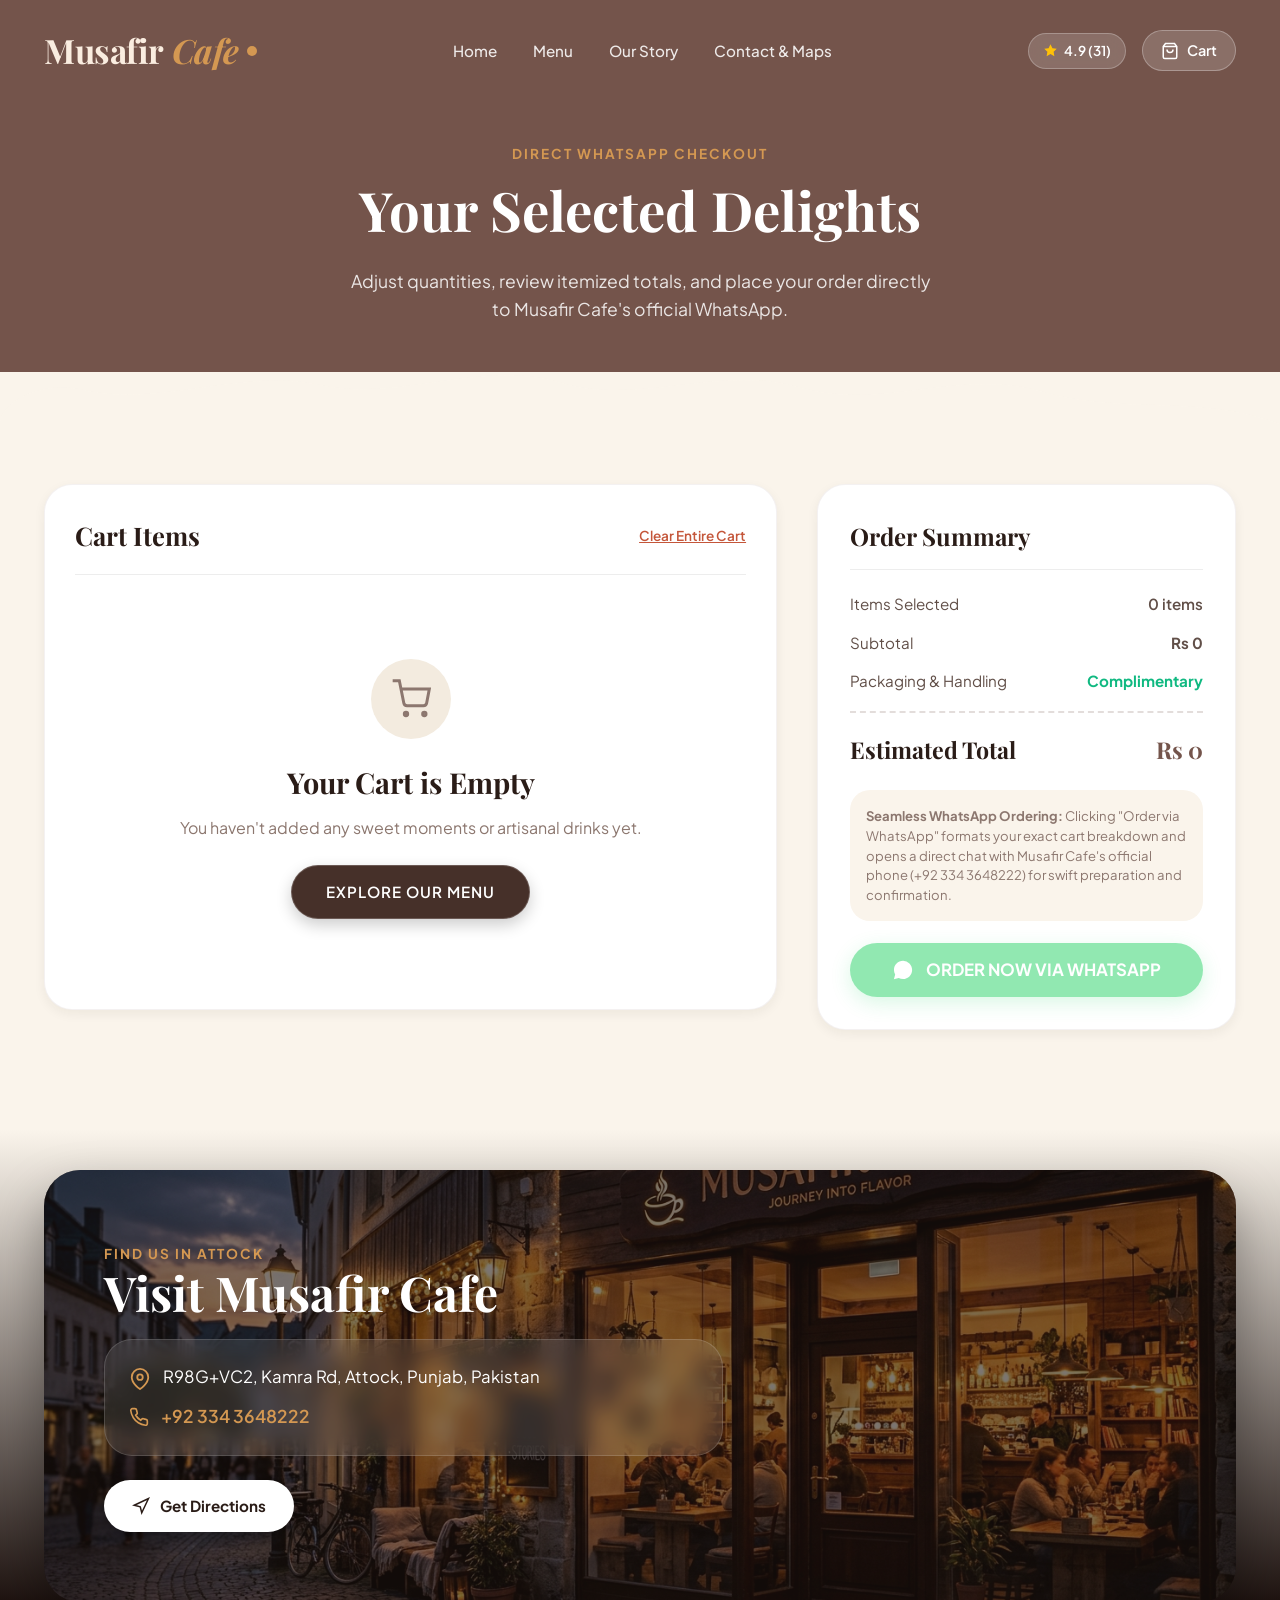
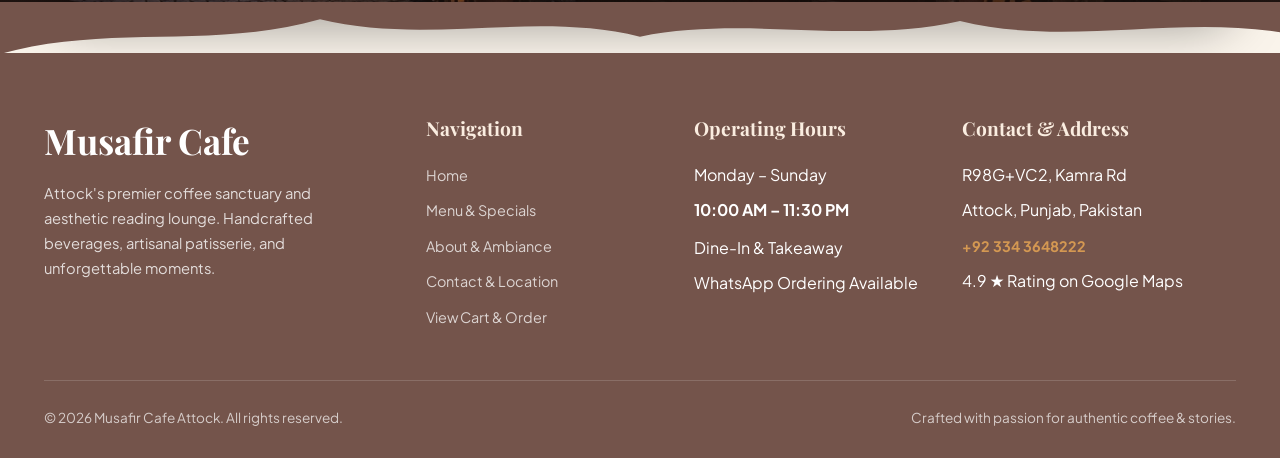
<file: add-to-cart.html>
<!DOCTYPE html>
<html lang="en">
<head>
  <meta charset="UTF-8">
  <meta name="viewport" content="width=device-width, initial-scale=1.0">
  <title>Shopping Cart &amp; Order | Musafir Cafe Attock</title>
  <meta name="description" content="Review your selected coffee, Dragon Mango Mojitos, Karak Chai, and patisserie, and order directly via WhatsApp at Musafir Cafe.">
  <link rel="stylesheet" href="./style.css">
</head>
<body>

  <!-- Top Navigation Header -->
  <header class="site-header" id="navbar">
    <div class="container header-inner">
      <a href="index.html" class="site-logo">
        Musafir<span>Cafe</span>
        <span class="logo-bean"></span>
      </a>

      <nav>
        <ul class="nav-links">
          <li><a href="index.html" class="nav-link">Home</a></li>
          <li><a href="index.html#menu-section" class="nav-link">Menu</a></li>
          <li><a href="about.html" class="nav-link">Our Story</a></li>
          <li><a href="contact.html" class="nav-link">Contact & Maps</a></li>
        </ul>
      </nav>

      <div class="header-actions">
        <div class="rating-pill" title="4.9 Stars on Google Maps from 31 reviews">
          <svg width="15" height="15" viewBox="0 0 24 24" fill="currentColor">
            <polygon points="12 2 15.09 8.26 22 9.27 17 14.14 18.18 21.02 12 17.77 5.82 21.02 7 14.14 2 9.27 8.91 8.26 12 2"></polygon>
          </svg>
          <span>4.9 (31)</span>
        </div>

        <a href="add-to-cart.html" class="cart-btn" aria-label="View Shopping Cart">
          <svg width="18" height="18" viewBox="0 0 24 24" fill="none" stroke="currentColor" stroke-width="2">
            <path d="M6 2L3 6v14a2 2 0 0 0 2 2h14a2 2 0 0 0 2-2V6l-3-4z"></path>
            <line x1="3" y1="6" x2="21" y2="6"></line>
            <path d="M16 10a4 4 0 0 1-8 0"></path>
          </svg>
          <span class="cart-label">Cart</span>
          <span class="cart-badge" style="display:none;">0</span>
        </a>

        <button class="mobile-toggle" aria-label="Toggle Menu">
          <svg width="24" height="24" viewBox="0 0 24 24" fill="none" stroke="currentColor" stroke-width="2">
            <line x1="3" y1="12" x2="21" y2="12"></line>
            <line x1="3" y1="6" x2="21" y2="6"></line>
            <line x1="3" y1="18" x2="21" y2="18"></line>
          </svg>
        </button>
      </div>
    </div>
  </header>

  <!-- Inner Hero Section -->
  <section class="inner-page-hero">
    <div class="container">
      <span class="inner-hero-tag">Direct WhatsApp Checkout</span>
      <h1 class="inner-hero-title">Your Selected Delights</h1>
      <p class="inner-hero-sub">
        Adjust quantities, review itemized totals, and place your order directly to Musafir Cafe's official WhatsApp.
      </p>
    </div>
  </section>

  <!-- Organic Torn Deckle Paper Edge Divider -->
  <div class="torn-divider torn-divider--hero">
    <svg viewBox="0 0 1440 60" preserveAspectRatio="none">
      <path d="M0,0 C90,35 180,10 270,38 C360,65 450,15 540,42 C630,70 720,20 810,48 C900,75 990,25 1080,45 C1170,65 1260,18 1350,40 C1395,50 1440,25 1440,0 L1440,60 L0,60 Z"></path>
    </svg>
  </div>

  <!-- Dynamic Cart Section -->
  <section class="cart-page-section">
    <div class="container">
      <div class="cart-layout-grid">
        <!-- Cart Items Box -->
        <div class="cart-items-card">
          <div class="cart-header-row">
            <h3>Cart Items</h3>
            <button id="btn-clear-cart" class="btn-clear-cart">Clear Entire Cart</button>
          </div>

          <!-- Dynamic Container Populated by script.js -->
          <div id="cart-items-container">
            <!-- Dynamic items rendered via renderCartPage() -->
          </div>
        </div>

        <!-- Order Summary & Checkout Box -->
        <div class="order-summary-box">
          <h3>Order Summary</h3>
          
          <div class="summary-row">
            <span>Items Selected</span>
            <span id="summary-item-count" style="font-weight:600;">0 items</span>
          </div>

          <div class="summary-row">
            <span>Subtotal</span>
            <span id="summary-subtotal" style="font-weight:700;">Rs 0</span>
          </div>

          <div class="summary-row">
            <span>Packaging &amp; Handling</span>
            <span style="color:#10b981; font-weight:700;">Complimentary</span>
          </div>

          <div class="summary-row total-row">
            <span>Estimated Total</span>
            <span id="summary-total" style="color:var(--bg-mocha-hero);">Rs 0</span>
          </div>

          <div class="summary-notes">
            <strong>Seamless WhatsApp Ordering:</strong> Clicking "Order via WhatsApp" formats your exact cart breakdown and opens a direct chat with Musafir Cafe's official phone (+92 334 3648222) for swift preparation and confirmation.
          </div>

          <button id="btn-whatsapp-order" class="btn-whatsapp-checkout">
            <svg width="22" height="22" viewBox="0 0 24 24" fill="currentColor">
              <path d="M12.04 2c-5.46 0-9.91 4.45-9.91 9.91 0 1.75.46 3.45 1.32 4.95L2.05 22l5.25-1.38c1.45.79 3.08 1.21 4.74 1.21 5.46 0 9.91-4.45 9.91-9.91 0-2.65-1.03-5.14-2.9-7.01A9.816 9.816 0 0 0 12.04 2z"></path>
            </svg>
            <span>ORDER NOW VIA WHATSAPP</span>
          </button>
        </div>
      </div>
    </div>
  </section>

  <!-- Cinematic Location Banner -->
  <section class="location-banner-section">
    <div class="container">
      <div class="location-box">
        <img src="./assets/cafe-exterior.jpg" alt="Musafir Cafe Exterior Twilight" class="location-bg-img">
        <div class="location-content-overlay">
          <div>
            <span class="location-tag">Find Us In Attock</span>
            <h2 class="location-heading">Visit Musafir Cafe</h2>
            <div class="location-address-card">
              <div class="address-line">
                <svg width="22" height="22" viewBox="0 0 24 24" fill="none" stroke="currentColor" stroke-width="2">
                  <path d="M21 10c0 7-9 13-9 13s-9-6-9-13a9 9 0 0 1 18 0z"></path>
                  <circle cx="12" cy="10" r="3"></circle>
                </svg>
                <span>R98G+VC2, Kamra Rd, Attock, Punjab, Pakistan</span>
              </div>
              <div class="phone-line">
                <svg width="20" height="20" viewBox="0 0 24 24" fill="none" stroke="currentColor" stroke-width="2">
                  <path d="M22 16.92v3a2 2 0 0 1-2.18 2 19.79 19.79 0 0 1-8.63-3.07 19.5 19.5 0 0 1-6-6 19.79 19.79 0 0 1-3.07-8.67A2 2 0 0 1 4.11 2h3a2 2 0 0 1 2 1.72 12.84 12.84 0 0 0 .7 2.81 2 2 0 0 1-.45 2.11L8.09 9.91a16 16 0 0 0 6 6l1.27-1.27a2 2 0 0 1 2.11-.45 12.84 12.84 0 0 0 2.81.7A2 2 0 0 1 22 16.92z"></path>
                </svg>
                <span>+92 334 3648222</span>
              </div>
            </div>
            <div class="location-actions">
              <a href="https://maps.google.com/?q=R98G%2BVC2,+Kamra+Rd,+Attock,+Pakistan" target="_blank" rel="noopener" class="btn-directions">
                <svg width="18" height="18" viewBox="0 0 24 24" fill="none" stroke="currentColor" stroke-width="2">
                  <polygon points="3 11 22 2 13 21 11 13 3 11"></polygon>
                </svg>
                <span>Get Directions</span>
              </a>
            </div>
          </div>
        </div>
      </div>
    </div>
  </section>

  <!-- Bottom Organic Torn Deckle Edge Divider -->
  <div class="torn-divider torn-divider--footer">
    <svg viewBox="0 0 1440 60" preserveAspectRatio="none">
      <path d="M0,60 C120,25 240,55 360,20 C480,50 600,10 720,40 C840,15 960,50 1080,22 C1200,52 1320,15 1440,35 L1440,0 L0,0 Z"></path>
    </svg>
  </div>

  <!-- Site Footer -->
  <footer class="site-footer">
    <div class="container">
      <div class="footer-top-links">
        <div class="footer-brand">
          <h3>Musafir Cafe</h3>
          <p>
            Attock's premier coffee sanctuary and aesthetic reading lounge. Handcrafted beverages, artisanal patisserie, and unforgettable moments.
          </p>
        </div>

        <div class="footer-col">
          <h4>Navigation</h4>
          <ul class="footer-links-list">
            <li><a href="index.html">Home</a></li>
            <li><a href="index.html#menu-section">Menu &amp; Specials</a></li>
            <li><a href="about.html">About &amp; Ambiance</a></li>
            <li><a href="contact.html">Contact &amp; Location</a></li>
            <li><a href="add-to-cart.html">View Cart &amp; Order</a></li>
          </ul>
        </div>

        <div class="footer-col">
          <h4>Operating Hours</h4>
          <ul class="footer-links-list">
            <li>Monday – Sunday</li>
            <li style="color:#ffffff; font-weight:700;">10:00 AM – 11:30 PM</li>
            <li style="margin-top:12px;">Dine-In &amp; Takeaway</li>
            <li>WhatsApp Ordering Available</li>
          </ul>
        </div>

        <div class="footer-col">
          <h4>Contact &amp; Address</h4>
          <ul class="footer-links-list">
            <li>R98G+VC2, Kamra Rd</li>
            <li>Attock, Punjab, Pakistan</li>
            <li style="margin-top:10px;"><a href="tel:+923343648222" style="color:var(--accent-gold); font-weight:700;">+92 334 3648222</a></li>
            <li>4.9 ★ Rating on Google Maps</li>
          </ul>
        </div>
      </div>

      <div class="footer-bottom-bar">
        <div>&copy; 2026 Musafir Cafe Attock. All rights reserved.</div>
        <div>Crafted with passion for authentic coffee &amp; stories.</div>
      </div>
    </div>
  </footer>

  <script src="./script.js"></script>
</body>
</html>
</file>
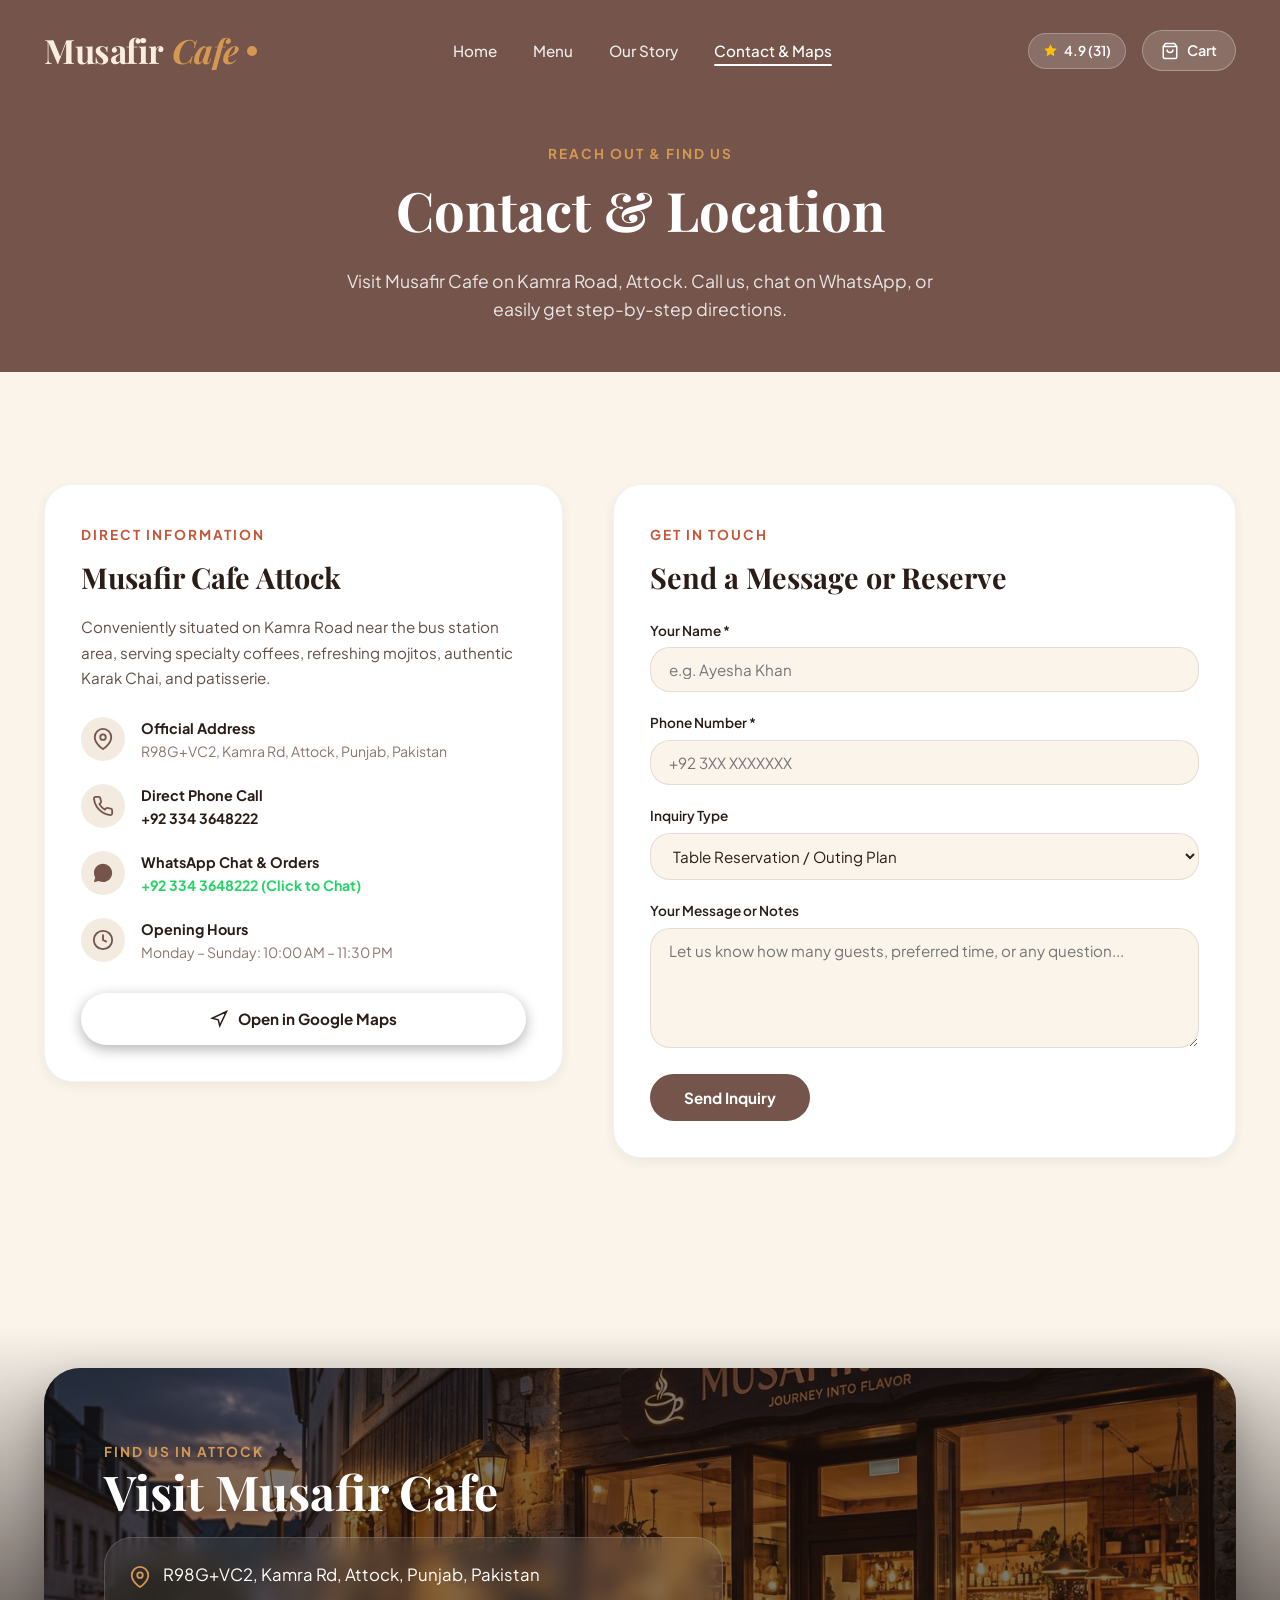
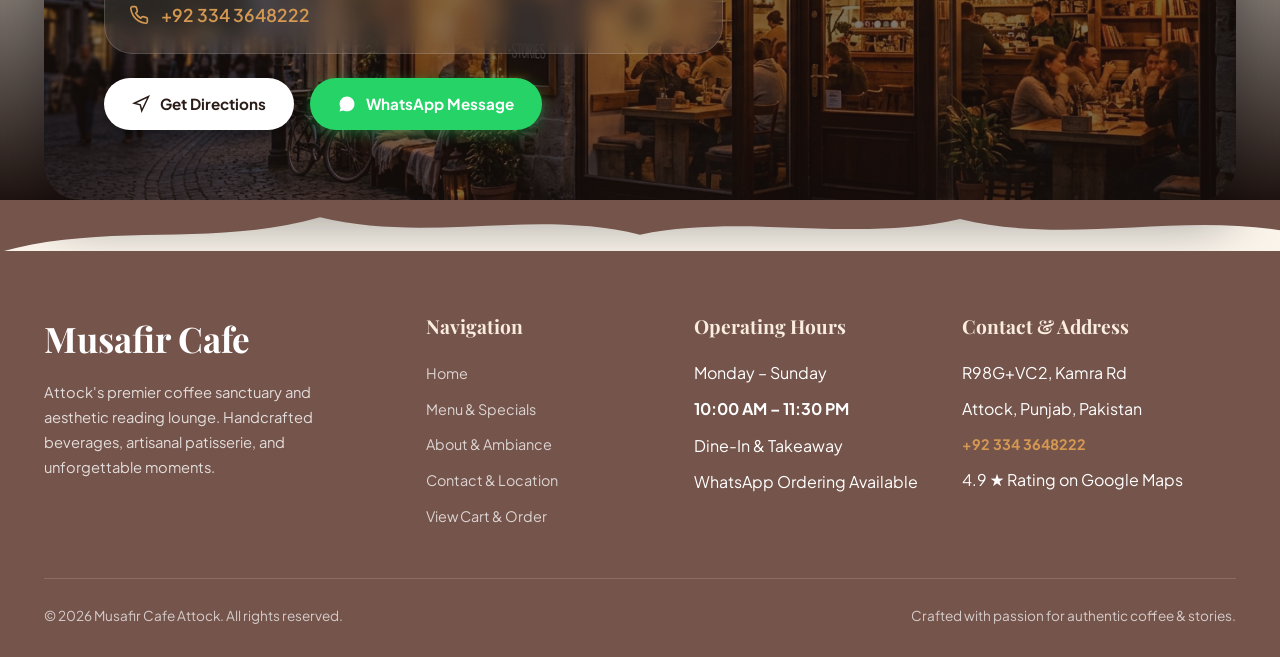
<file: contact.html>
<!DOCTYPE html>
<html lang="en">
<head>
  <meta charset="UTF-8">
  <meta name="viewport" content="width=device-width, initial-scale=1.0">
  <title>Contact & Location | Musafir Cafe Attock, Pakistan</title>
  <meta name="description" content="Contact Musafir Cafe on Kamra Rd, Attock. Call or WhatsApp +92 334 3648222, get directions on Google Maps, and view opening hours.">
  <link rel="stylesheet" href="./style.css">
</head>
<body>

  <!-- Top Navigation Header -->
  <header class="site-header" id="navbar">
    <div class="container header-inner">
      <a href="index.html" class="site-logo">
        Musafir<span>Cafe</span>
        <span class="logo-bean"></span>
      </a>

      <nav>
        <ul class="nav-links">
          <li><a href="index.html" class="nav-link">Home</a></li>
          <li><a href="index.html#menu-section" class="nav-link">Menu</a></li>
          <li><a href="about.html" class="nav-link">Our Story</a></li>
          <li><a href="contact.html" class="nav-link active">Contact & Maps</a></li>
        </ul>
      </nav>

      <div class="header-actions">
        <div class="rating-pill" title="4.9 Stars on Google Maps from 31 reviews">
          <svg width="15" height="15" viewBox="0 0 24 24" fill="currentColor">
            <polygon points="12 2 15.09 8.26 22 9.27 17 14.14 18.18 21.02 12 17.77 5.82 21.02 7 14.14 2 9.27 8.91 8.26 12 2"></polygon>
          </svg>
          <span>4.9 (31)</span>
        </div>

        <a href="add-to-cart.html" class="cart-btn" aria-label="View Shopping Cart">
          <svg width="18" height="18" viewBox="0 0 24 24" fill="none" stroke="currentColor" stroke-width="2">
            <path d="M6 2L3 6v14a2 2 0 0 0 2 2h14a2 2 0 0 0 2-2V6l-3-4z"></path>
            <line x1="3" y1="6" x2="21" y2="6"></line>
            <path d="M16 10a4 4 0 0 1-8 0"></path>
          </svg>
          <span class="cart-label">Cart</span>
          <span class="cart-badge" style="display:none;">0</span>
        </a>

        <button class="mobile-toggle" aria-label="Toggle Menu">
          <svg width="24" height="24" viewBox="0 0 24 24" fill="none" stroke="currentColor" stroke-width="2">
            <line x1="3" y1="12" x2="21" y2="12"></line>
            <line x1="3" y1="6" x2="21" y2="6"></line>
            <line x1="3" y1="18" x2="21" y2="18"></line>
          </svg>
        </button>
      </div>
    </div>
  </header>

  <!-- Inner Hero Section -->
  <section class="inner-page-hero">
    <div class="container">
      <span class="inner-hero-tag">Reach Out &amp; Find Us</span>
      <h1 class="inner-hero-title">Contact &amp; Location</h1>
      <p class="inner-hero-sub">
        Visit Musafir Cafe on Kamra Road, Attock. Call us, chat on WhatsApp, or easily get step-by-step directions.
      </p>
    </div>
  </section>

  <!-- Organic Torn Deckle Paper Edge Divider -->
  <div class="torn-divider torn-divider--hero">
    <svg viewBox="0 0 1440 60" preserveAspectRatio="none">
      <path d="M0,0 C90,35 180,10 270,38 C360,65 450,15 540,42 C630,70 720,20 810,48 C900,75 990,25 1080,45 C1170,65 1260,18 1350,40 C1395,50 1440,25 1440,0 L1440,60 L0,60 Z"></path>
    </svg>
  </div>

  <!-- Contact & Details Section -->
  <section class="contact-page-section">
    <div class="container">
      <div class="contact-layout-grid">
        <!-- Verified Information Card -->
        <div class="contact-info-card">
          <span class="section-tag">Direct Information</span>
          <h3>Musafir Cafe Attock</h3>
          <p>
            Conveniently situated on Kamra Road near the bus station area, serving specialty coffees, refreshing mojitos, authentic Karak Chai, and patisserie.
          </p>

          <div class="info-item">
            <div class="info-icon">
              <svg width="22" height="22" viewBox="0 0 24 24" fill="none" stroke="currentColor" stroke-width="2">
                <path d="M21 10c0 7-9 13-9 13s-9-6-9-13a9 9 0 0 1 18 0z"></path>
                <circle cx="12" cy="10" r="3"></circle>
              </svg>
            </div>
            <div class="info-text">
              <h5>Official Address</h5>
              <p>R98G+VC2, Kamra Rd, Attock, Punjab, Pakistan</p>
            </div>
          </div>

          <div class="info-item">
            <div class="info-icon">
              <svg width="22" height="22" viewBox="0 0 24 24" fill="none" stroke="currentColor" stroke-width="2">
                <path d="M22 16.92v3a2 2 0 0 1-2.18 2 19.79 19.79 0 0 1-8.63-3.07 19.5 19.5 0 0 1-6-6 19.79 19.79 0 0 1-3.07-8.67A2 2 0 0 1 4.11 2h3a2 2 0 0 1 2 1.72 12.84 12.84 0 0 0 .7 2.81 2 2 0 0 1-.45 2.11L8.09 9.91a16 16 0 0 0 6 6l1.27-1.27a2 2 0 0 1 2.11-.45 12.84 12.84 0 0 0 2.81.7A2 2 0 0 1 22 16.92z"></path>
              </svg>
            </div>
            <div class="info-text">
              <h5>Direct Phone Call</h5>
              <p><a href="tel:+923343648222" style="font-weight:700; color:var(--text-dark);">+92 334 3648222</a></p>
            </div>
          </div>

          <div class="info-item">
            <div class="info-icon">
              <svg width="22" height="22" viewBox="0 0 24 24" fill="currentColor">
                <path d="M12.04 2c-5.46 0-9.91 4.45-9.91 9.91 0 1.75.46 3.45 1.32 4.95L2.05 22l5.25-1.38c1.45.79 3.08 1.21 4.74 1.21 5.46 0 9.91-4.45 9.91-9.91 0-2.65-1.03-5.14-2.9-7.01A9.816 9.816 0 0 0 12.04 2z"></path>
              </svg>
            </div>
            <div class="info-text">
              <h5>WhatsApp Chat &amp; Orders</h5>
              <p><a href="https://wa.me/923343648222" target="_blank" rel="noopener" style="font-weight:700; color:#25d366;">+92 334 3648222 (Click to Chat)</a></p>
            </div>
          </div>

          <div class="info-item">
            <div class="info-icon">
              <svg width="22" height="22" viewBox="0 0 24 24" fill="none" stroke="currentColor" stroke-width="2">
                <circle cx="12" cy="12" r="10"></circle>
                <polyline points="12 6 12 12 16 14"></polyline>
              </svg>
            </div>
            <div class="info-text">
              <h5>Opening Hours</h5>
              <p>Monday – Sunday: 10:00 AM – 11:30 PM</p>
            </div>
          </div>

          <div style="margin-top: 28px;">
            <a href="https://maps.google.com/?q=R98G%2BVC2,+Kamra+Rd,+Attock,+Pakistan" target="_blank" rel="noopener" class="btn-directions" style="width:100%; justify-content:center;">
              <svg width="18" height="18" viewBox="0 0 24 24" fill="none" stroke="currentColor" stroke-width="2">
                <polygon points="3 11 22 2 13 21 11 13 3 11"></polygon>
              </svg>
              <span>Open in Google Maps</span>
            </a>
          </div>
        </div>

        <!-- Table Reservation / General Inquiry Form -->
        <div class="contact-form-card">
          <span class="section-tag">Get in Touch</span>
          <h3>Send a Message or Reserve</h3>
          <form onsubmit="event.preventDefault(); showToastNotification('Thank you! Your message has been received.'); this.reset();">
            <div class="form-group">
              <label class="form-label">Your Name *</label>
              <input type="text" class="form-control" placeholder="e.g. Ayesha Khan" required>
            </div>

            <div class="form-group">
              <label class="form-label">Phone Number *</label>
              <input type="tel" class="form-control" placeholder="+92 3XX XXXXXXX" required>
            </div>

            <div class="form-group">
              <label class="form-label">Inquiry Type</label>
              <select class="form-control">
                <option value="table">Table Reservation / Outing Plan</option>
                <option value="catering">Party &amp; Event Gathering</option>
                <option value="menu">Menu Questions &amp; Dietary</option>
                <option value="feedback">General Feedback</option>
              </select>
            </div>

            <div class="form-group">
              <label class="form-label">Your Message or Notes</label>
              <textarea class="form-control" placeholder="Let us know how many guests, preferred time, or any question..."></textarea>
            </div>

            <button type="submit" class="btn-submit-inquiry">Send Inquiry</button>
          </form>
        </div>
      </div>

    </div>
  </section>

  <!-- Cinematic Location Banner -->
  <section class="location-banner-section">
    <div class="container">
      <div class="location-box">
        <img src="./assets/cafe-exterior.jpg" alt="Musafir Cafe Exterior Twilight" class="location-bg-img">
        <div class="location-content-overlay">
          <div>
            <span class="location-tag">Find Us In Attock</span>
            <h2 class="location-heading">Visit Musafir Cafe</h2>
            <div class="location-address-card">
              <div class="address-line">
                <svg width="22" height="22" viewBox="0 0 24 24" fill="none" stroke="currentColor" stroke-width="2">
                  <path d="M21 10c0 7-9 13-9 13s-9-6-9-13a9 9 0 0 1 18 0z"></path>
                  <circle cx="12" cy="10" r="3"></circle>
                </svg>
                <span>R98G+VC2, Kamra Rd, Attock, Punjab, Pakistan</span>
              </div>
              <div class="phone-line">
                <svg width="20" height="20" viewBox="0 0 24 24" fill="none" stroke="currentColor" stroke-width="2">
                  <path d="M22 16.92v3a2 2 0 0 1-2.18 2 19.79 19.79 0 0 1-8.63-3.07 19.5 19.5 0 0 1-6-6 19.79 19.79 0 0 1-3.07-8.67A2 2 0 0 1 4.11 2h3a2 2 0 0 1 2 1.72 12.84 12.84 0 0 0 .7 2.81 2 2 0 0 1-.45 2.11L8.09 9.91a16 16 0 0 0 6 6l1.27-1.27a2 2 0 0 1 2.11-.45 12.84 12.84 0 0 0 2.81.7A2 2 0 0 1 22 16.92z"></path>
                </svg>
                <span>+92 334 3648222</span>
              </div>
            </div>
            <div class="location-actions">
              <a href="https://maps.google.com/?q=R98G%2BVC2,+Kamra+Rd,+Attock,+Pakistan" target="_blank" rel="noopener" class="btn-directions">
                <svg width="18" height="18" viewBox="0 0 24 24" fill="none" stroke="currentColor" stroke-width="2">
                  <polygon points="3 11 22 2 13 21 11 13 3 11"></polygon>
                </svg>
                <span>Get Directions</span>
              </a>
              <a href="https://wa.me/923343648222?text=Hello%20Musafir%20Cafe!%20I'd%20like%20to%20place%20an%20order%20or%20inquire." target="_blank" rel="noopener" class="btn-whatsapp-direct">
                <svg width="18" height="18" viewBox="0 0 24 24" fill="currentColor">
                  <path d="M12.04 2c-5.46 0-9.91 4.45-9.91 9.91 0 1.75.46 3.45 1.32 4.95L2.05 22l5.25-1.38c1.45.79 3.08 1.21 4.74 1.21 5.46 0 9.91-4.45 9.91-9.91 0-2.65-1.03-5.14-2.9-7.01A9.816 9.816 0 0 0 12.04 2z"></path>
                </svg>
                <span>WhatsApp Message</span>
              </a>
            </div>
          </div>
        </div>
      </div>
    </div>
  </section>

  <!-- Bottom Organic Torn Deckle Edge Divider -->
  <div class="torn-divider torn-divider--footer">
    <svg viewBox="0 0 1440 60" preserveAspectRatio="none">
      <path d="M0,60 C120,25 240,55 360,20 C480,50 600,10 720,40 C840,15 960,50 1080,22 C1200,52 1320,15 1440,35 L1440,0 L0,0 Z"></path>
    </svg>
  </div>

  <!-- Site Footer -->
  <footer class="site-footer">
    <div class="container">
      <div class="footer-top-links">
        <div class="footer-brand">
          <h3>Musafir Cafe</h3>
          <p>
            Attock's premier coffee sanctuary and aesthetic reading lounge. Handcrafted beverages, artisanal patisserie, and unforgettable moments.
          </p>
        </div>

        <div class="footer-col">
          <h4>Navigation</h4>
          <ul class="footer-links-list">
            <li><a href="index.html">Home</a></li>
            <li><a href="index.html#menu-section">Menu &amp; Specials</a></li>
            <li><a href="about.html">About &amp; Ambiance</a></li>
            <li><a href="contact.html">Contact &amp; Location</a></li>
            <li><a href="add-to-cart.html">View Cart &amp; Order</a></li>
          </ul>
        </div>

        <div class="footer-col">
          <h4>Operating Hours</h4>
          <ul class="footer-links-list">
            <li>Monday – Sunday</li>
            <li style="color:#ffffff; font-weight:700;">10:00 AM – 11:30 PM</li>
            <li style="margin-top:12px;">Dine-In &amp; Takeaway</li>
            <li>WhatsApp Ordering Available</li>
          </ul>
        </div>

        <div class="footer-col">
          <h4>Contact &amp; Address</h4>
          <ul class="footer-links-list">
            <li>R98G+VC2, Kamra Rd</li>
            <li>Attock, Punjab, Pakistan</li>
            <li style="margin-top:10px;"><a href="tel:+923343648222" style="color:var(--accent-gold); font-weight:700;">+92 334 3648222</a></li>
            <li>4.9 ★ Rating on Google Maps</li>
          </ul>
        </div>
      </div>

      <div class="footer-bottom-bar">
        <div>&copy; 2026 Musafir Cafe Attock. All rights reserved.</div>
        <div>Crafted with passion for authentic coffee &amp; stories.</div>
      </div>
    </div>
  </footer>

  <script src="./script.js"></script>
</body>
</html>
</file>
<file: style.css>
/* ==========================================================================
   MUSAFIR CAFE - MASTER CINEMATIC STYLESHEET
   Accurately recreating the reference design: Warm Mocha, Cream Parchment,
   Torn Deckle Paper Edges, Pastel Cards, Editorial Typography & Steam Motion.
   ========================================================================== */

@import url('https://fonts.googleapis.com/css2?family=Caveat:wght@600;700&family=Playfair+Display:ital,wght@0,400;0,600;0,700;0,900;1,400;1,600&family=Plus+Jakarta+Sans:wght@300;400;500;600;700;800&display=swap');

:root {
  /* Color Palette matching Reference Screenshot */
  --bg-mocha-hero: #74544b;
  --bg-mocha-dark: #4d332c;
  --bg-mocha-card: #836157;
  --bg-cream-main: #faf4eb;
  --bg-cream-surface: #f3ebdf;
  --bg-cream-card: #ffffff;
  
  /* Reference 3-Card Pastel Tints */
  --card-rose: #f9e2e4;
  --card-rose-dark: #b84c59;
  --card-peach: #f7e8db;
  --card-peach-dark: #b8713d;
  --card-lavender: #ded3e0;
  --card-lavender-dark: #7b5981;

  /* Typography Colors */
  --text-dark: #2a1c17;
  --text-body: #614f48;
  --text-muted: #8c776f;
  --text-light: #ffffff;
  --text-cream: #faede0;
  --accent-gold: #d49852;
  --accent-terracotta: #c4563a;

  /* Fonts */
  --font-serif: 'Playfair Display', Georgia, serif;
  --font-sans: 'Plus Jakarta Sans', -apple-system, BlinkMacSystemFont, sans-serif;
  --font-script: 'Caveat', cursive;

  /* Spacing & Borders */
  --radius-xs: 8px;
  --radius-sm: 14px;
  --radius-md: 20px;
  --radius-lg: 28px;
  --radius-xl: 36px;
  --radius-pill: 9999px;

  /* Elevation Shadows */
  --shadow-sm: 0 4px 12px rgba(42, 28, 23, 0.06);
  --shadow-md: 0 10px 24px rgba(42, 28, 23, 0.09);
  --shadow-lg: 0 20px 40px rgba(42, 28, 23, 0.14);
  --shadow-product: 0 16px 32px rgba(42, 28, 23, 0.12);

  /* Container */
  --container-max: 1240px;
  --transition-smooth: all 0.35s cubic-bezier(0.25, 1, 0.5, 1);
}

/* Base Reset */
*, *::before, *::after {
  box-sizing: border-box;
  margin: 0;
  padding: 0;
}

html {
  scroll-behavior: smooth;
  font-size: 16px;
  background-color: var(--bg-cream-main);
  color: var(--text-dark);
}

body {
  font-family: var(--font-sans);
  line-height: 1.6;
  overflow-x: hidden;
  -webkit-font-smoothing: antialiased;
  -moz-osx-font-smoothing: grayscale;
}

img {
  max-width: 100%;
  height: auto;
  display: block;
}

a {
  color: inherit;
  text-decoration: none;
  transition: var(--transition-smooth);
}

button, input, textarea, select {
  font-family: inherit;
  font-size: inherit;
  border: none;
  outline: none;
}

button {
  cursor: pointer;
  transition: var(--transition-smooth);
}

.container {
  width: 100%;
  max-width: var(--container-max);
  margin: 0 auto;
  padding: 0 24px;
}

/* ==========================================================================
   NAVIGATION BAR
   ========================================================================== */
.site-header {
  position: absolute;
  top: 0;
  left: 0;
  right: 0;
  z-index: 100;
  padding: 24px 0;
  transition: var(--transition-smooth);
}

.site-header.scrolled {
  position: fixed;
  background: rgba(116, 84, 75, 0.94);
  backdrop-filter: blur(12px);
  -webkit-backdrop-filter: blur(12px);
  padding: 14px 0;
  box-shadow: 0 8px 24px rgba(42, 28, 23, 0.2);
}

.header-inner {
  display: flex;
  align-items: center;
  justify-content: space-between;
}

/* Brand Logo */
.site-logo {
  font-family: var(--font-serif);
  font-size: 2.1rem;
  font-weight: 700;
  color: var(--text-cream);
  letter-spacing: -0.5px;
  display: flex;
  align-items: center;
  gap: 8px;
}

.site-logo span {
  color: var(--accent-gold);
  font-style: italic;
}

.site-logo .logo-bean {
  display: inline-block;
  width: 10px;
  height: 10px;
  border-radius: 50%;
  background: var(--accent-gold);
}

/* Navigation Links */
.nav-links {
  display: flex;
  align-items: center;
  gap: 36px;
  list-style: none;
}

.nav-link {
  font-size: 0.95rem;
  font-weight: 500;
  color: rgba(255, 255, 255, 0.88);
  position: relative;
  padding: 6px 0;
  transition: color 0.25s ease;
}

.nav-link:hover,
.nav-link.active {
  color: #ffffff;
}

.nav-link.active::after,
.nav-link:hover::after {
  content: '';
  position: absolute;
  bottom: 0;
  left: 0;
  width: 100%;
  height: 2px;
  background: #ffffff;
  border-radius: 2px;
}

/* Header Utilities */
.header-actions {
  display: flex;
  align-items: center;
  gap: 16px;
}

.action-btn {
  background: transparent;
  color: #ffffff;
  width: 40px;
  height: 40px;
  border-radius: 50%;
  display: flex;
  align-items: center;
  justify-content: center;
  transition: var(--transition-smooth);
}

.action-btn:hover {
  background: rgba(255, 255, 255, 0.15);
}

.rating-pill {
  display: flex;
  align-items: center;
  gap: 6px;
  background: rgba(255, 255, 255, 0.16);
  border: 1px solid rgba(255, 255, 255, 0.25);
  padding: 6px 14px;
  border-radius: var(--radius-pill);
  color: #ffffff;
  font-size: 0.85rem;
  font-weight: 600;
  backdrop-filter: blur(8px);
}

.rating-pill svg {
  color: #ffc107;
}

.cart-btn {
  position: relative;
  background: rgba(255, 255, 255, 0.16);
  border: 1px solid rgba(255, 255, 255, 0.28);
  color: #ffffff;
  padding: 8px 18px;
  border-radius: var(--radius-pill);
  font-size: 0.9rem;
  font-weight: 600;
  display: flex;
  align-items: center;
  gap: 8px;
}

.cart-btn:hover {
  background: #ffffff;
  color: var(--text-dark);
  border-color: #ffffff;
}

.cart-badge {
  background: var(--accent-terracotta);
  color: #ffffff;
  min-width: 20px;
  height: 20px;
  border-radius: 10px;
  font-size: 0.75rem;
  display: inline-flex;
  align-items: center;
  justify-content: center;
  padding: 0 6px;
  font-weight: 700;
}

.mobile-toggle {
  display: none;
  background: transparent;
  color: #ffffff;
  font-size: 1.5rem;
  padding: 6px;
}

/* ==========================================================================
   ORGANIC TORN PAPER EDGES
   Recreating the distinctive torn-deckle edge dividing sections
   ========================================================================== */
.torn-divider {
  position: relative;
  width: 100%;
  overflow: hidden;
  line-height: 0;
  z-index: 10;
}

.torn-divider svg {
  display: block;
  width: 100%;
  height: 52px;
}

.torn-divider--hero {
  margin-top: -1px;
  transform: rotate(180deg);
}

.torn-divider--hero path {
  fill: var(--bg-cream-main);
}

.torn-divider--footer {
  margin-bottom: -1px;
}

.torn-divider--footer path {
  fill: var(--bg-mocha-hero);
}

/* ==========================================================================
   HERO SECTION (Matching Reference Screenshot)
   ========================================================================== */
.hero-section {
  position: relative;
  background-color: var(--bg-mocha-hero);
  color: #ffffff;
  padding-top: 150px;
  padding-bottom: 60px;
  overflow: hidden;
}

/* Background Subtle Gradient & Texture */
.hero-section::before {
  content: '';
  position: absolute;
  inset: 0;
  background: radial-gradient(circle at 75% 30%, rgba(255, 255, 255, 0.1) 0%, transparent 60%),
              linear-gradient(180deg, rgba(77, 51, 44, 0.3) 0%, rgba(116, 84, 75, 0.8) 100%);
  pointer-events: none;
}

.hero-grid {
  position: relative;
  z-index: 2;
  display: grid;
  grid-template-columns: 1.15fr 0.95fr;
  align-items: center;
  gap: 40px;
}

.hero-content {
  padding-right: 20px;
}

.hero-headline {
  font-family: var(--font-serif);
  font-size: 4.4rem;
  font-weight: 600;
  line-height: 1.1;
  color: #ffffff;
  margin-bottom: 24px;
  letter-spacing: -1px;
}

.hero-headline em {
  font-style: italic;
  font-weight: 400;
  color: var(--text-cream);
}

.hero-description {
  font-size: 1.1rem;
  line-height: 1.7;
  color: rgba(255, 255, 255, 0.85);
  max-width: 520px;
  margin-bottom: 34px;
  font-weight: 300;
}

.hero-buttons {
  display: flex;
  align-items: center;
  gap: 18px;
  flex-wrap: wrap;
}

.btn-pill-dark {
  display: inline-flex;
  align-items: center;
  justify-content: center;
  gap: 10px;
  background: #463029;
  color: #ffffff;
  padding: 14px 34px;
  border-radius: var(--radius-pill);
  font-size: 0.95rem;
  font-weight: 600;
  text-transform: uppercase;
  letter-spacing: 1px;
  border: 1px solid rgba(255, 255, 255, 0.2);
  box-shadow: 0 6px 16px rgba(0, 0, 0, 0.2);
}

.btn-pill-dark:hover {
  background: #35231e;
  transform: translateY(-2px);
  border-color: rgba(255, 255, 255, 0.4);
}

.btn-pill-outline {
  display: inline-flex;
  align-items: center;
  justify-content: center;
  gap: 8px;
  background: transparent;
  color: #ffffff;
  padding: 13px 28px;
  border-radius: var(--radius-pill);
  font-size: 0.95rem;
  font-weight: 600;
  border: 1.5px solid rgba(255, 255, 255, 0.6);
}

.btn-pill-outline:hover {
  background: rgba(255, 255, 255, 0.15);
  border-color: #ffffff;
}

/* Hero Coffee Cup & Saucer Visual */
.hero-visual {
  position: relative;
  display: flex;
  justify-content: center;
  align-items: center;
}

.cup-wrapper {
  position: relative;
  width: 100%;
  max-width: 490px;
  border-radius: 50%;
  display: flex;
  justify-content: center;
}

.cup-img {
  width: 100%;
  border-radius: var(--radius-lg);
  object-fit: contain;
  filter: drop-shadow(0 25px 35px rgba(35, 21, 16, 0.45));
  transition: transform 0.6s cubic-bezier(0.2, 0.8, 0.2, 1);
}

.cup-wrapper:hover .cup-img {
  transform: scale(1.03) rotate(-0.5deg);
}

/* Steam Animation */
.steam-container {
  position: absolute;
  top: 8%;
  left: 46%;
  width: 60px;
  height: 100px;
  pointer-events: none;
  z-index: 3;
}

.steam-particle {
  position: absolute;
  bottom: 0;
  width: 18px;
  height: 45px;
  background: radial-gradient(ellipse at center, rgba(255, 255, 255, 0.5) 0%, rgba(255, 255, 255, 0) 70%);
  border-radius: 50%;
  filter: blur(5px);
  animation: steamRise 3.5s infinite ease-in-out;
  opacity: 0;
}

.steam-particle:nth-child(1) { left: 5px; animation-delay: 0s; }
.steam-particle:nth-child(2) { left: 22px; animation-delay: 1.2s; }
.steam-particle:nth-child(3) { left: 38px; animation-delay: 2.2s; }

@keyframes steamRise {
  0% {
    transform: translateY(0) scaleX(0.7) scaleY(1);
    opacity: 0;
  }
  20% {
    opacity: 0.7;
  }
  60% {
    opacity: 0.4;
    transform: translateY(-55px) scaleX(1.4) scaleY(1.3) translateX(8px);
  }
  100% {
    opacity: 0;
    transform: translateY(-95px) scaleX(1.9) scaleY(1.6) translateX(-5px);
  }
}

/* ==========================================================================
   MICRO-CHIPS / FEATURE BADGES (Below Hero in Reference)
   ========================================================================== */
.hero-features-bar {
  padding: 30px 0 10px;
}

.features-chips {
  display: flex;
  align-items: center;
  gap: 32px;
  flex-wrap: wrap;
}

.feature-chip {
  display: flex;
  align-items: center;
  gap: 14px;
}

.chip-icon {
  width: 44px;
  height: 44px;
  border-radius: 50%;
  background: #ede1d2;
  color: var(--bg-mocha-dark);
  display: flex;
  align-items: center;
  justify-content: center;
  flex-shrink: 0;
  box-shadow: var(--shadow-sm);
}

.chip-info h4 {
  font-family: var(--font-serif);
  font-size: 1.15rem;
  font-weight: 700;
  color: var(--text-dark);
  line-height: 1.2;
}

.chip-info p {
  font-size: 0.85rem;
  color: var(--text-muted);
  line-height: 1.3;
}

/* ==========================================================================
   SIGNATURE PASTEL CARDS SECTION (Matching Reference Card 1, 2, 3)
   ========================================================================== */
.delights-section {
  padding: 40px 0 80px;
  background-color: var(--bg-cream-main);
}

.section-title-wrap {
  text-align: center;
  margin-bottom: 48px;
}

.section-tag {
  font-size: 0.85rem;
  font-weight: 700;
  text-transform: uppercase;
  letter-spacing: 2px;
  color: var(--accent-terracotta);
  margin-bottom: 8px;
  display: inline-block;
}

.section-title {
  font-family: var(--font-serif);
  font-size: 2.8rem;
  font-weight: 700;
  color: var(--text-dark);
  line-height: 1.2;
}

.section-title em {
  font-style: italic;
  font-weight: 400;
  color: var(--bg-mocha-hero);
}

.cards-grid {
  display: grid;
  grid-template-columns: repeat(3, 1fr);
  gap: 32px;
}

/* Pastel Product Card */
.pastel-card {
  border-radius: var(--radius-lg);
  padding: 36px 28px 28px;
  display: flex;
  flex-direction: column;
  align-items: center;
  text-align: center;
  position: relative;
  transition: transform 0.4s cubic-bezier(0.2, 0.8, 0.2, 1), box-shadow 0.4s ease;
  box-shadow: 0 12px 30px rgba(77, 51, 44, 0.08);
  overflow: hidden;
}

.pastel-card:hover {
  transform: translateY(-8px);
  box-shadow: 0 20px 42px rgba(77, 51, 44, 0.15);
}

/* Theme Color 1: Soft Rose */
.pastel-card--rose {
  background-color: var(--card-rose);
}
.pastel-card--rose .card-title {
  color: #3b2024;
}
.pastel-card--rose .card-script {
  color: var(--card-rose-dark);
}

/* Theme Color 2: Warm Peach */
.pastel-card--peach {
  background-color: var(--card-peach);
}
.pastel-card--peach .card-title {
  color: #3f2a1b;
}
.pastel-card--peach .card-script {
  color: var(--card-peach-dark);
}

/* Theme Color 3: Lavender Mist */
.pastel-card--lavender {
  background-color: var(--card-lavender);
}
.pastel-card--lavender .card-title {
  color: #2e2133;
}
.pastel-card--lavender .card-script {
  color: var(--card-lavender-dark);
}

.card-title {
  font-family: var(--font-serif);
  font-size: 1.85rem;
  font-weight: 700;
  margin-bottom: 20px;
  letter-spacing: -0.5px;
}

.card-visual-wrap {
  width: 100%;
  max-width: 240px;
  height: 220px;
  margin-bottom: 24px;
  display: flex;
  align-items: center;
  justify-content: center;
  position: relative;
}

.card-visual-wrap img {
  max-height: 100%;
  width: auto;
  object-fit: contain;
  border-radius: var(--radius-md);
  filter: drop-shadow(0 14px 20px rgba(50, 30, 25, 0.16));
  transition: transform 0.4s ease;
}

.pastel-card:hover .card-visual-wrap img {
  transform: scale(1.06);
}

.card-footer-decor {
  width: 100%;
  display: flex;
  align-items: baseline;
  justify-content: center;
  gap: 8px;
  margin-bottom: 18px;
}

.card-category {
  font-size: 0.82rem;
  font-weight: 700;
  text-transform: uppercase;
  letter-spacing: 1.5px;
  opacity: 0.65;
}

.card-script {
  font-family: var(--font-script);
  font-size: 2.2rem;
  line-height: 1;
  font-weight: 700;
}

.card-bottom-bar {
  width: 100%;
  display: flex;
  align-items: center;
  justify-content: space-between;
  padding-top: 14px;
  border-top: 1px solid rgba(0, 0, 0, 0.07);
}

.card-price {
  font-family: var(--font-serif);
  font-size: 1.4rem;
  font-weight: 700;
  color: var(--text-dark);
}

.card-add-btn {
  background: var(--text-dark);
  color: #ffffff;
  border-radius: var(--radius-pill);
  padding: 8px 18px;
  font-size: 0.85rem;
  font-weight: 600;
  display: inline-flex;
  align-items: center;
  gap: 6px;
}

.card-add-btn:hover {
  background: var(--bg-mocha-hero);
  transform: translateY(-2px);
}

/* ==========================================================================
   SHOWCASE SECTION (Lilac Mug & "Our Coffee" split in Reference)
   ========================================================================== */
.showcase-section {
  padding: 70px 0 90px;
  background-color: var(--bg-cream-main);
  border-top: 1px solid rgba(116, 84, 75, 0.1);
}

.showcase-grid {
  display: grid;
  grid-template-columns: 0.95fr 1.05fr;
  align-items: center;
  gap: 60px;
}

.showcase-visual {
  display: flex;
  justify-content: center;
}

.showcase-img-wrap {
  width: 100%;
  max-width: 460px;
  border-radius: var(--radius-xl);
  overflow: hidden;
  box-shadow: var(--shadow-lg);
  position: relative;
}

.showcase-img-wrap img {
  width: 100%;
  height: 100%;
  object-fit: cover;
  transition: transform 0.6s ease;
}

.showcase-img-wrap:hover img {
  transform: scale(1.04);
}

.showcase-content {
  padding-left: 20px;
}

.showcase-badge {
  display: inline-block;
  font-size: 0.82rem;
  font-weight: 700;
  text-transform: uppercase;
  letter-spacing: 2px;
  color: var(--accent-terracotta);
  margin-bottom: 12px;
}

.showcase-heading {
  font-family: var(--font-serif);
  font-size: 3.2rem;
  font-weight: 700;
  line-height: 1.15;
  color: var(--text-dark);
  margin-bottom: 22px;
}

.showcase-heading span {
  font-style: italic;
  font-weight: 400;
  color: var(--bg-mocha-hero);
}

.showcase-body {
  font-size: 1.05rem;
  color: var(--text-body);
  line-height: 1.8;
  margin-bottom: 24px;
}

.showcase-actions {
  display: flex;
  align-items: center;
  gap: 16px;
  flex-wrap: wrap;
}

.btn-pill-peach {
  background: #ecd4c5;
  color: #3b231a;
  padding: 13px 30px;
  border-radius: var(--radius-pill);
  font-size: 0.95rem;
  font-weight: 700;
  display: inline-flex;
  align-items: center;
  gap: 10px;
  border: 1px solid rgba(184, 113, 61, 0.3);
  box-shadow: 0 4px 12px rgba(184, 113, 61, 0.15);
}

.btn-pill-peach:hover {
  background: #e2c4b0;
  transform: translateX(4px);
}

/* ==========================================================================
   REAL BUSINESS MENU & SPECIALTIES (Dragon Mojito & Karak Chai)
   ========================================================================== */
.menu-catalog-section {
  padding: 80px 0 100px;
  background-color: var(--bg-cream-surface);
}

.catalog-header {
  text-align: center;
  max-width: 680px;
  margin: 0 auto 50px;
}

.catalog-filters {
  display: flex;
  align-items: center;
  justify-content: center;
  gap: 12px;
  margin-bottom: 40px;
  flex-wrap: wrap;
}

.filter-btn {
  background: #ffffff;
  color: var(--text-body);
  padding: 10px 22px;
  border-radius: var(--radius-pill);
  font-size: 0.9rem;
  font-weight: 600;
  border: 1px solid rgba(116, 84, 75, 0.15);
  box-shadow: var(--shadow-sm);
}

.filter-btn.active,
.filter-btn:hover {
  background: var(--bg-mocha-hero);
  color: #ffffff;
  border-color: var(--bg-mocha-hero);
}

.product-grid {
  display: grid;
  grid-template-columns: repeat(auto-fill, minmax(270px, 1fr));
  gap: 28px;
}

.product-item-card {
  background: #ffffff;
  border-radius: var(--radius-lg);
  overflow: hidden;
  box-shadow: var(--shadow-sm);
  transition: var(--transition-smooth);
  display: flex;
  flex-direction: column;
  border: 1px solid rgba(116, 84, 75, 0.08);
}

.product-item-card:hover {
  transform: translateY(-6px);
  box-shadow: var(--shadow-product);
}

.product-thumb-wrap {
  position: relative;
  width: 100%;
  height: 220px;
  background: var(--bg-cream-surface);
  overflow: hidden;
}

.product-thumb-wrap img {
  width: 100%;
  height: 100%;
  object-fit: cover;
  transition: transform 0.5s ease;
}

.product-item-card:hover .product-thumb-wrap img {
  transform: scale(1.08);
}

.product-badge-tag {
  position: absolute;
  top: 14px;
  right: 14px;
  background: var(--bg-mocha-hero);
  color: #ffffff;
  font-size: 0.75rem;
  font-weight: 700;
  padding: 4px 10px;
  border-radius: var(--radius-pill);
  text-transform: uppercase;
  letter-spacing: 0.8px;
}

.product-body-content {
  padding: 22px;
  display: flex;
  flex-direction: column;
  flex-grow: 1;
}

.product-meta-cat {
  font-size: 0.78rem;
  font-weight: 700;
  text-transform: uppercase;
  color: var(--accent-terracotta);
  letter-spacing: 1px;
  margin-bottom: 6px;
}

.product-name-title {
  font-family: var(--font-serif);
  font-size: 1.35rem;
  font-weight: 700;
  color: var(--text-dark);
  margin-bottom: 8px;
  line-height: 1.3;
}

.product-desc-text {
  font-size: 0.88rem;
  color: var(--text-muted);
  line-height: 1.5;
  margin-bottom: 18px;
  flex-grow: 1;
}

.product-card-bottom {
  display: flex;
  align-items: center;
  justify-content: space-between;
  padding-top: 14px;
  border-top: 1px solid rgba(0, 0, 0, 0.05);
}

.price-currency {
  font-family: var(--font-serif);
  font-size: 1.25rem;
  font-weight: 700;
  color: var(--bg-mocha-dark);
}

.add-cart-action-btn {
  background: var(--bg-cream-surface);
  color: var(--bg-mocha-dark);
  border: 1px solid rgba(116, 84, 75, 0.2);
  padding: 8px 16px;
  border-radius: var(--radius-pill);
  font-size: 0.85rem;
  font-weight: 700;
  display: inline-flex;
  align-items: center;
  gap: 6px;
}

.add-cart-action-btn:hover {
  background: var(--bg-mocha-hero);
  color: #ffffff;
  border-color: var(--bg-mocha-hero);
}

/* ==========================================================================
   AMBIANCE & REAL REVIEWS (4.9 Stars from Google Maps)
   ========================================================================== */
.ambiance-section {
  padding: 90px 0;
  background: var(--bg-cream-main);
}

.ambiance-grid {
  display: grid;
  grid-template-columns: 1fr 1fr;
  align-items: center;
  gap: 50px;
  margin-bottom: 70px;
}

.ambiance-photo {
  border-radius: var(--radius-xl);
  overflow: hidden;
  box-shadow: var(--shadow-lg);
}

.ambiance-photo img {
  width: 100%;
  height: 440px;
  object-fit: cover;
}

.ambiance-content {
  padding-right: 20px;
}

.ambiance-features-list {
  margin-top: 24px;
  display: grid;
  grid-template-columns: 1fr 1fr;
  gap: 18px;
}

.ambiance-feat-item {
  display: flex;
  align-items: flex-start;
  gap: 12px;
}

.ambiance-feat-item svg {
  color: var(--accent-terracotta);
  flex-shrink: 0;
  margin-top: 3px;
}

.ambiance-feat-item h5 {
  font-size: 0.95rem;
  font-weight: 700;
  color: var(--text-dark);
}

.ambiance-feat-item p {
  font-size: 0.82rem;
  color: var(--text-muted);
}

/* Google Reviews Grid */
.reviews-grid {
  display: grid;
  grid-template-columns: repeat(3, 1fr);
  gap: 28px;
}

.review-card {
  background: #ffffff;
  border-radius: var(--radius-lg);
  padding: 30px;
  box-shadow: var(--shadow-sm);
  border: 1px solid rgba(116, 84, 75, 0.08);
  display: flex;
  flex-direction: column;
  justify-content: space-between;
}

.review-stars {
  display: flex;
  gap: 4px;
  color: #f59e0b;
  margin-bottom: 14px;
}

.review-quote {
  font-size: 0.94rem;
  color: var(--text-body);
  line-height: 1.7;
  margin-bottom: 20px;
  font-style: italic;
}

.reviewer-info {
  display: flex;
  align-items: center;
  gap: 12px;
}

.reviewer-avatar {
  width: 42px;
  height: 42px;
  border-radius: 50%;
  background: var(--card-peach);
  color: var(--card-peach-dark);
  display: flex;
  align-items: center;
  justify-content: center;
  font-weight: 700;
  font-size: 1rem;
}

.reviewer-name {
  font-size: 0.92rem;
  font-weight: 700;
  color: var(--text-dark);
}

.reviewer-meta {
  font-size: 0.78rem;
  color: var(--text-muted);
}

/* ==========================================================================
   CINEMATIC LOCATION BANNER (Kamra Rd, Attock)
   ========================================================================== */
.location-banner-section {
  position: relative;
  background: linear-gradient(180deg, var(--bg-cream-main) 0%, #1e1310 100%);
  padding-top: 40px;
  padding-bottom: 0;
}

.location-box {
  position: relative;
  border-radius: var(--radius-xl);
  overflow: hidden;
  box-shadow: 0 25px 50px rgba(0, 0, 0, 0.35);
  background: #1e1310;
  color: #ffffff;
}

.location-bg-img {
  position: absolute;
  inset: 0;
  width: 100%;
  height: 100%;
  object-fit: cover;
  opacity: 0.42;
}

.location-content-overlay {
  position: relative;
  z-index: 2;
  padding: 70px 60px;
  display: grid;
  grid-template-columns: 1.2fr 0.8fr;
  gap: 40px;
  align-items: center;
}

.location-tag {
  color: var(--accent-gold);
  font-size: 0.85rem;
  font-weight: 700;
  text-transform: uppercase;
  letter-spacing: 2px;
  margin-bottom: 10px;
}

.location-heading {
  font-family: var(--font-serif);
  font-size: 3rem;
  font-weight: 700;
  line-height: 1.15;
  margin-bottom: 18px;
}

.location-address-card {
  background: rgba(255, 255, 255, 0.1);
  backdrop-filter: blur(10px);
  border: 1px solid rgba(255, 255, 255, 0.15);
  border-radius: var(--radius-lg);
  padding: 24px;
  margin-bottom: 24px;
}

.address-line {
  display: flex;
  align-items: flex-start;
  gap: 12px;
  font-size: 1.05rem;
  margin-bottom: 12px;
}

.address-line svg {
  color: var(--accent-gold);
  margin-top: 4px;
  flex-shrink: 0;
}

.phone-line {
  display: flex;
  align-items: center;
  gap: 12px;
  font-size: 1.1rem;
  font-weight: 600;
  color: var(--accent-gold);
}

.location-actions {
  display: flex;
  gap: 16px;
  flex-wrap: wrap;
}

.btn-directions {
  background: #ffffff;
  color: var(--text-dark);
  padding: 14px 28px;
  border-radius: var(--radius-pill);
  font-weight: 700;
  font-size: 0.95rem;
  display: inline-flex;
  align-items: center;
  gap: 10px;
  box-shadow: 0 4px 14px rgba(0, 0, 0, 0.3);
}

.btn-directions:hover {
  background: var(--accent-gold);
  color: #ffffff;
  transform: translateY(-2px);
}

.btn-whatsapp-direct {
  background: #25d366;
  color: #ffffff;
  padding: 14px 28px;
  border-radius: var(--radius-pill);
  font-weight: 700;
  font-size: 0.95rem;
  display: inline-flex;
  align-items: center;
  gap: 10px;
  box-shadow: 0 4px 14px rgba(37, 211, 102, 0.35);
}

.btn-whatsapp-direct:hover {
  background: #20ba59;
  transform: translateY(-2px);
}

/* ==========================================================================
   FOOTER (Matching Bottom Torn Deckle Edge & Branding in Reference)
   ========================================================================== */
.site-footer {
  background-color: var(--bg-mocha-hero);
  color: #ffffff;
  position: relative;
  padding-bottom: 30px;
}

.footer-top-links {
  padding: 60px 0 40px;
  display: grid;
  grid-template-columns: 1.5fr 1fr 1fr 1.2fr;
  gap: 40px;
}

.footer-brand h3 {
  font-family: var(--font-serif);
  font-size: 2.2rem;
  font-weight: 700;
  color: #ffffff;
  margin-bottom: 12px;
}

.footer-brand p {
  color: rgba(255, 255, 255, 0.8);
  font-size: 0.92rem;
  line-height: 1.7;
  max-width: 320px;
  margin-bottom: 20px;
}

.footer-col h4 {
  font-family: var(--font-serif);
  font-size: 1.2rem;
  font-weight: 700;
  margin-bottom: 18px;
  color: var(--text-cream);
}

.footer-links-list {
  list-style: none;
}

.footer-links-list li {
  margin-bottom: 10px;
}

.footer-links-list a {
  color: rgba(255, 255, 255, 0.75);
  font-size: 0.9rem;
  transition: var(--transition-smooth);
}

.footer-links-list a:hover {
  color: #ffffff;
  padding-left: 4px;
}

.footer-bottom-bar {
  border-top: 1px solid rgba(255, 255, 255, 0.15);
  padding-top: 26px;
  display: flex;
  align-items: center;
  justify-content: space-between;
  font-size: 0.85rem;
  color: rgba(255, 255, 255, 0.7);
}

.footer-bottom-bar a {
  color: #ffffff;
  text-decoration: underline;
}

/* ==========================================================================
   PAGE HERO FOR INNER PAGES (About, Contact, Cart)
   ========================================================================== */
.inner-page-hero {
  background-color: var(--bg-mocha-hero);
  color: #ffffff;
  padding-top: 140px;
  padding-bottom: 50px;
  text-align: center;
  position: relative;
}

.inner-hero-tag {
  font-size: 0.85rem;
  font-weight: 700;
  text-transform: uppercase;
  letter-spacing: 2px;
  color: var(--accent-gold);
  margin-bottom: 12px;
}

.inner-hero-title {
  font-family: var(--font-serif);
  font-size: 3.4rem;
  font-weight: 700;
  margin-bottom: 14px;
}

.inner-hero-sub {
  font-size: 1.1rem;
  color: rgba(255, 255, 255, 0.85);
  max-width: 600px;
  margin: 0 auto;
}

/* ==========================================================================
   DYNAMIC SHOPPING CART & WHATSAPP CHECKOUT PAGE (add-to-cart.html)
   ========================================================================== */
.cart-page-section {
  padding: 60px 0 100px;
  background-color: var(--bg-cream-main);
  min-height: 550px;
}

.cart-layout-grid {
  display: grid;
  grid-template-columns: 1.4fr 0.8fr;
  gap: 40px;
  align-items: flex-start;
}

.cart-items-card {
  background: #ffffff;
  border-radius: var(--radius-lg);
  padding: 30px;
  box-shadow: var(--shadow-sm);
  border: 1px solid rgba(116, 84, 75, 0.08);
}

.cart-header-row {
  display: flex;
  align-items: center;
  justify-content: space-between;
  padding-bottom: 18px;
  border-bottom: 1px solid rgba(0, 0, 0, 0.07);
  margin-bottom: 24px;
}

.cart-header-row h3 {
  font-family: var(--font-serif);
  font-size: 1.6rem;
  font-weight: 700;
}

.btn-clear-cart {
  background: transparent;
  color: var(--accent-terracotta);
  font-size: 0.85rem;
  font-weight: 600;
  text-decoration: underline;
}

.cart-list {
  display: flex;
  flex-direction: column;
  gap: 20px;
}

.cart-item-row {
  display: grid;
  grid-template-columns: 80px 1.4fr 120px 100px 40px;
  align-items: center;
  gap: 18px;
  padding-bottom: 20px;
  border-bottom: 1px solid rgba(0, 0, 0, 0.05);
}

.cart-item-img {
  width: 80px;
  height: 80px;
  border-radius: var(--radius-md);
  object-fit: cover;
  background: var(--bg-cream-surface);
}

.cart-item-title {
  font-family: var(--font-serif);
  font-size: 1.1rem;
  font-weight: 700;
  color: var(--text-dark);
  margin-bottom: 4px;
}

.cart-item-unit-price {
  font-size: 0.85rem;
  color: var(--text-muted);
}

.qty-controls {
  display: inline-flex;
  align-items: center;
  border: 1px solid rgba(116, 84, 75, 0.2);
  border-radius: var(--radius-pill);
  padding: 4px 8px;
  background: #ffffff;
}

.qty-btn {
  width: 26px;
  height: 26px;
  border-radius: 50%;
  background: var(--bg-cream-surface);
  color: var(--text-dark);
  font-weight: 700;
  font-size: 0.95rem;
  display: flex;
  align-items: center;
  justify-content: center;
}

.qty-btn:hover {
  background: var(--bg-mocha-hero);
  color: #ffffff;
}

.qty-number {
  min-width: 28px;
  text-align: center;
  font-weight: 700;
  font-size: 0.95rem;
}

.cart-item-subtotal {
  font-family: var(--font-serif);
  font-size: 1.15rem;
  font-weight: 700;
  color: var(--bg-mocha-dark);
  text-align: right;
}

.btn-remove-item {
  background: transparent;
  color: #999999;
  font-size: 1.2rem;
  display: flex;
  align-items: center;
  justify-content: center;
}

.btn-remove-item:hover {
  color: var(--accent-terracotta);
}

/* Empty Cart State */
.empty-cart-state {
  text-align: center;
  padding: 60px 20px;
}

.empty-cart-icon {
  width: 80px;
  height: 80px;
  border-radius: 50%;
  background: var(--bg-cream-surface);
  color: var(--text-muted);
  display: inline-flex;
  align-items: center;
  justify-content: center;
  margin-bottom: 20px;
}

.empty-cart-state h4 {
  font-family: var(--font-serif);
  font-size: 1.8rem;
  margin-bottom: 10px;
}

.empty-cart-state p {
  color: var(--text-muted);
  margin-bottom: 24px;
}

/* Order Summary Box */
.order-summary-box {
  background: #ffffff;
  border-radius: var(--radius-lg);
  padding: 32px;
  box-shadow: var(--shadow-sm);
  border: 1px solid rgba(116, 84, 75, 0.08);
}

.order-summary-box h3 {
  font-family: var(--font-serif);
  font-size: 1.5rem;
  font-weight: 700;
  margin-bottom: 22px;
  padding-bottom: 14px;
  border-bottom: 1px solid rgba(0, 0, 0, 0.07);
}

.summary-row {
  display: flex;
  align-items: center;
  justify-content: space-between;
  margin-bottom: 14px;
  font-size: 0.95rem;
  color: var(--text-body);
}

.summary-row.total-row {
  font-family: var(--font-serif);
  font-size: 1.45rem;
  font-weight: 700;
  color: var(--text-dark);
  margin-top: 18px;
  padding-top: 18px;
  border-top: 2px dashed rgba(116, 84, 75, 0.2);
}

.summary-notes {
  background: var(--bg-cream-main);
  border-radius: var(--radius-md);
  padding: 16px;
  font-size: 0.82rem;
  color: var(--text-muted);
  margin: 22px 0;
  line-height: 1.5;
}

.btn-whatsapp-checkout {
  width: 100%;
  background: #25d366;
  color: #ffffff;
  padding: 16px 24px;
  border-radius: var(--radius-pill);
  font-size: 1.05rem;
  font-weight: 700;
  display: flex;
  align-items: center;
  justify-content: center;
  gap: 12px;
  box-shadow: 0 6px 20px rgba(37, 211, 102, 0.35);
}

.btn-whatsapp-checkout:hover {
  background: #20ba59;
  transform: translateY(-2px);
}

/* ==========================================================================
   CONTACT PAGE & GOOGLE MAPS PASTE TOOL (contact.html)
   ========================================================================== */
.contact-page-section {
  padding: 60px 0 100px;
  background-color: var(--bg-cream-main);
}

.contact-layout-grid {
  display: grid;
  grid-template-columns: 1fr 1.2fr;
  gap: 50px;
  align-items: flex-start;
  margin-bottom: 70px;
}

.contact-info-card {
  background: #ffffff;
  border-radius: var(--radius-lg);
  padding: 36px;
  box-shadow: var(--shadow-sm);
  border: 1px solid rgba(116, 84, 75, 0.08);
}

.contact-info-card h3 {
  font-family: var(--font-serif);
  font-size: 1.8rem;
  font-weight: 700;
  margin-bottom: 14px;
}

.contact-info-card p {
  color: var(--text-body);
  font-size: 0.95rem;
  line-height: 1.7;
  margin-bottom: 26px;
}

.info-item {
  display: flex;
  align-items: flex-start;
  gap: 16px;
  margin-bottom: 20px;
}

.info-icon {
  width: 44px;
  height: 44px;
  border-radius: 50%;
  background: var(--bg-cream-surface);
  color: var(--bg-mocha-hero);
  display: flex;
  align-items: center;
  justify-content: center;
  flex-shrink: 0;
}

.info-text h5 {
  font-size: 0.9rem;
  font-weight: 700;
  color: var(--text-dark);
}

.info-text p {
  font-size: 0.88rem;
  color: var(--text-muted);
  margin-bottom: 0;
}

.contact-form-card {
  background: #ffffff;
  border-radius: var(--radius-lg);
  padding: 36px;
  box-shadow: var(--shadow-sm);
  border: 1px solid rgba(116, 84, 75, 0.08);
}

.contact-form-card h3 {
  font-family: var(--font-serif);
  font-size: 1.8rem;
  font-weight: 700;
  margin-bottom: 20px;
}

.form-group {
  margin-bottom: 20px;
}

.form-label {
  display: block;
  font-size: 0.85rem;
  font-weight: 600;
  margin-bottom: 6px;
  color: var(--text-dark);
}

.form-control {
  width: 100%;
  padding: 12px 18px;
  border: 1.5px solid rgba(116, 84, 75, 0.15);
  border-radius: var(--radius-md);
  background: var(--bg-cream-main);
  color: var(--text-dark);
  font-size: 0.95rem;
  transition: var(--transition-smooth);
}

.form-control:focus {
  border-color: var(--bg-mocha-hero);
  background: #ffffff;
}

textarea.form-control {
  resize: vertical;
  min-height: 120px;
}

.btn-submit-inquiry {
  background: var(--bg-mocha-hero);
  color: #ffffff;
  padding: 14px 34px;
  border-radius: var(--radius-pill);
  font-weight: 700;
  font-size: 0.95rem;
}

.btn-submit-inquiry:hover {
  background: var(--bg-mocha-dark);
  transform: translateY(-2px);
}

/* ==========================================================================
   GOOGLE MAPS PASTE INSPECTOR BOX (Required Feature)
   ========================================================================== */
.gmaps-inspector-box {
  background: #ffffff;
  border-radius: var(--radius-xl);
  padding: 40px;
  box-shadow: var(--shadow-md);
  border: 2px solid rgba(116, 84, 75, 0.15);
  position: relative;
  overflow: hidden;
}

.inspector-header {
  display: flex;
  align-items: center;
  justify-content: space-between;
  margin-bottom: 24px;
  flex-wrap: wrap;
  gap: 16px;
}

.inspector-title {
  font-family: var(--font-serif);
  font-size: 1.7rem;
  font-weight: 700;
  color: var(--text-dark);
  display: flex;
  align-items: center;
  gap: 10px;
}

.inspector-tag {
  background: #e1f5fe;
  color: #0288d1;
  font-size: 0.78rem;
  font-weight: 700;
  padding: 4px 12px;
  border-radius: var(--radius-pill);
  text-transform: uppercase;
  letter-spacing: 0.5px;
}

.gmaps-paste-textarea {
  width: 100%;
  min-height: 180px;
  padding: 16px 20px;
  font-family: monospace;
  font-size: 0.88rem;
  line-height: 1.6;
  border: 1.5px solid rgba(116, 84, 75, 0.2);
  border-radius: var(--radius-md);
  background: #fafafa;
  color: #333333;
  margin-bottom: 20px;
  transition: border-color 0.2s ease;
}

.gmaps-paste-textarea:focus {
  border-color: var(--bg-mocha-hero);
  background: #ffffff;
}

.inspector-actions {
  display: flex;
  align-items: center;
  gap: 14px;
  margin-bottom: 30px;
  flex-wrap: wrap;
}

.btn-parse-data {
  background: var(--bg-mocha-hero);
  color: #ffffff;
  padding: 12px 28px;
  border-radius: var(--radius-pill);
  font-weight: 700;
  font-size: 0.9rem;
  display: inline-flex;
  align-items: center;
  gap: 8px;
}

.btn-parse-data:hover {
  background: var(--bg-mocha-dark);
}

.btn-reset-gmaps {
  background: transparent;
  color: var(--text-muted);
  border: 1px solid rgba(0, 0, 0, 0.15);
  padding: 11px 22px;
  border-radius: var(--radius-pill);
  font-size: 0.9rem;
}

.parsed-results-grid {
  display: grid;
  grid-template-columns: repeat(auto-fit, minmax(220px, 1fr));
  gap: 18px;
  padding-top: 24px;
  border-top: 1px solid rgba(0, 0, 0, 0.08);
}

.parsed-card {
  background: var(--bg-cream-surface);
  border-radius: var(--radius-md);
  padding: 16px;
}

.parsed-card-label {
  font-size: 0.75rem;
  font-weight: 700;
  text-transform: uppercase;
  color: var(--text-muted);
  margin-bottom: 4px;
}

.parsed-card-value {
  font-size: 0.95rem;
  font-weight: 700;
  color: var(--text-dark);
}

/* ==========================================================================
   TOAST NOTIFICATION (Add-to-cart confirmation)
   ========================================================================== */
.toast-notice {
  position: fixed;
  bottom: 24px;
  right: 24px;
  background: #2b1d19;
  color: #ffffff;
  padding: 14px 22px;
  border-radius: var(--radius-pill);
  box-shadow: 0 10px 30px rgba(0, 0, 0, 0.3);
  display: flex;
  align-items: center;
  gap: 12px;
  z-index: 1000;
  transform: translateY(100px);
  opacity: 0;
  transition: all 0.35s cubic-bezier(0.2, 1, 0.3, 1);
  border: 1px solid rgba(255, 255, 255, 0.15);
}

.toast-notice.show {
  transform: translateY(0);
  opacity: 1;
}

.toast-badge {
  background: var(--accent-gold);
  color: #2b1d19;
  width: 24px;
  height: 24px;
  border-radius: 50%;
  display: inline-flex;
  align-items: center;
  justify-content: center;
  font-weight: 800;
  font-size: 0.8rem;
}

/* ==========================================================================
   RESPONSIVE DESIGN SYSTEM
   ========================================================================== */
@media (max-width: 1024px) {
  .hero-headline {
    font-size: 3.5rem;
  }
  .cards-grid {
    grid-template-columns: repeat(3, 1fr);
    gap: 20px;
  }
  .showcase-grid {
    grid-template-columns: 1fr;
    gap: 40px;
  }
  .showcase-visual {
    order: 2;
  }
  .showcase-content {
    order: 1;
    padding-left: 0;
  }
  .footer-top-links {
    grid-template-columns: 1fr 1fr;
    gap: 32px;
  }
}

@media (max-width: 860px) {
  /* HIDE REVIEW PILL ON MOBILE VIEW */
  .rating-pill {
    display: none !important;
  }

  .site-header {
    padding: 16px 0;
  }

  .site-header.scrolled {
    padding: 12px 0;
  }

  .site-logo {
    font-size: 1.55rem;
    gap: 6px;
  }

  .header-actions {
    gap: 10px;
  }

  .cart-btn {
    padding: 7px 14px;
    font-size: 0.85rem;
  }

  .mobile-toggle {
    display: flex;
    align-items: center;
    justify-content: center;
    width: 38px;
    height: 38px;
    background: rgba(255, 255, 255, 0.15);
    border: 1px solid rgba(255, 255, 255, 0.25);
    border-radius: var(--radius-sm);
    color: #ffffff;
    font-size: 1.3rem;
    padding: 0;
    cursor: pointer;
  }

  .nav-links {
    display: none;
    position: fixed;
    top: 68px;
    left: 0;
    right: 0;
    width: 100%;
    max-width: 100vw;
    background: rgba(85, 57, 50, 0.98);
    backdrop-filter: blur(12px);
    -webkit-backdrop-filter: blur(12px);
    flex-direction: column;
    padding: 16px 20px;
    gap: 6px;
    box-shadow: 0 10px 30px rgba(0, 0, 0, 0.35);
    border-bottom: 1px solid rgba(255, 255, 255, 0.12);
    box-sizing: border-box;
    z-index: 99;
  }

  .nav-links.open {
    display: flex;
  }

  .nav-link {
    width: 100%;
    padding: 12px 14px;
    font-size: 1.05rem;
    display: block;
    border-radius: var(--radius-xs);
    color: #ffffff;
    box-sizing: border-box;
  }

  .nav-link:hover,
  .nav-link.active {
    background: rgba(255, 255, 255, 0.12);
    color: var(--accent-gold);
  }

  .nav-link::after {
    display: none !important;
  }

  .hero-grid {
    grid-template-columns: 1fr;
    text-align: center;
  }

  .hero-content {
    padding-right: 0;
  }

  .hero-description {
    margin: 0 auto 34px;
  }

  .hero-buttons {
    justify-content: center;
  }

  .cards-grid {
    grid-template-columns: 1fr;
    max-width: 440px;
    margin: 0 auto;
  }

  .reviews-grid {
    grid-template-columns: 1fr;
  }

  .ambiance-grid {
    grid-template-columns: 1fr;
  }

  .location-content-overlay {
    grid-template-columns: 1fr;
    padding: 40px 28px;
  }

  .cart-layout-grid {
    grid-template-columns: 1fr;
  }

  .contact-layout-grid {
    grid-template-columns: 1fr;
  }
}

@media (max-width: 580px) {
  .site-header {
    padding: 12px 0;
  }

  .site-logo {
    font-size: 1.35rem;
  }

  .header-actions {
    gap: 8px;
  }

  .cart-btn {
    padding: 6px 10px;
  }

  .cart-btn .cart-label {
    display: none;
  }

  .nav-links {
    top: 60px;
  }

  .hero-headline {
    font-size: 2.6rem;
  }

  .hero-section {
    padding-top: 120px;
    padding-bottom: 40px;
  }

  .cup-wrapper {
    max-width: 320px;
  }

  .cart-item-row {
    grid-template-columns: 60px 1fr 30px;
    grid-template-rows: auto auto;
    gap: 12px;
  }

  .cart-item-img {
    width: 60px;
    height: 60px;
  }

  .qty-controls {
    grid-column: 2;
  }

  .cart-item-subtotal {
    grid-column: 2;
    text-align: left;
  }

  .footer-top-links {
    grid-template-columns: 1fr;
  }

  .footer-bottom-bar {
    flex-direction: column;
    gap: 14px;
    text-align: center;
  }
}

/* Accessibility */
@media (prefers-reduced-motion: reduce) {
  *, *::before, *::after {
    animation-duration: 0.01ms !important;
    animation-iteration-count: 1 !important;
    transition-duration: 0.01ms !important;
    scroll-behavior: auto !important;
  }
}
</file>
